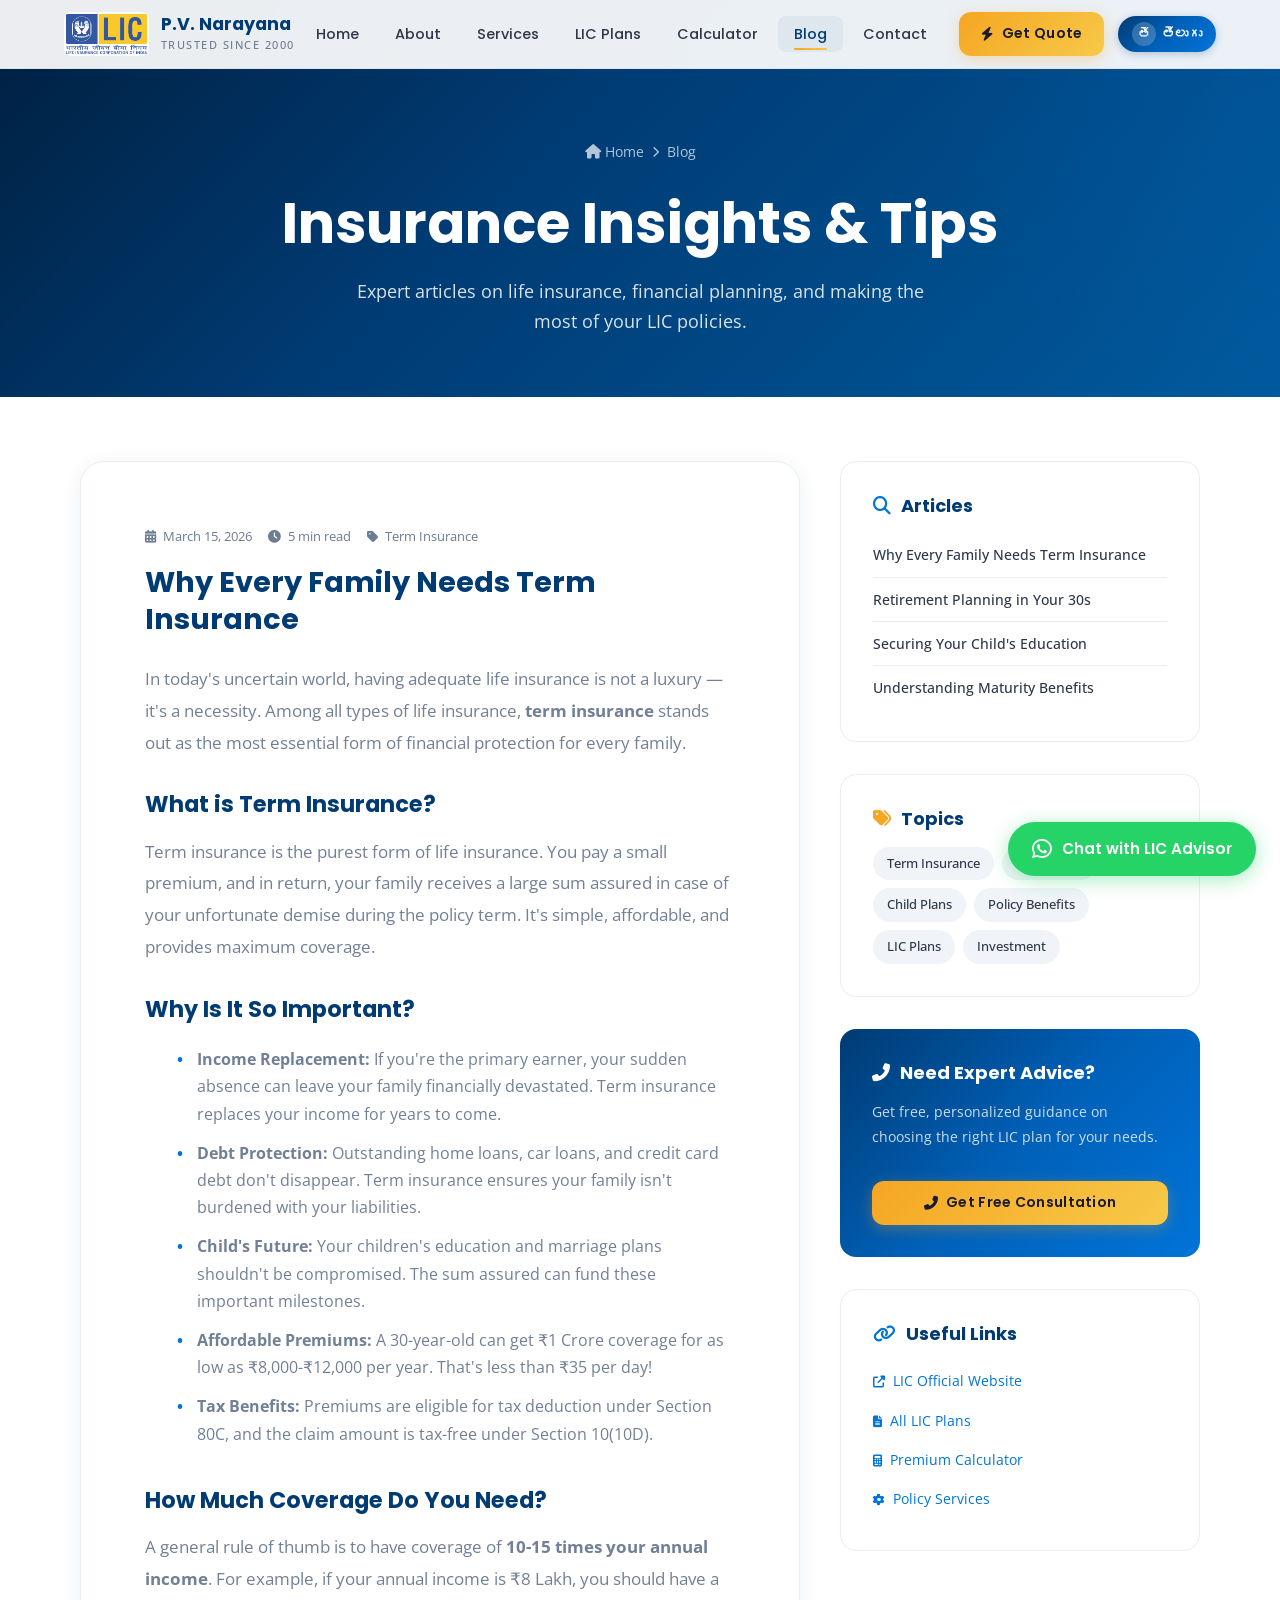
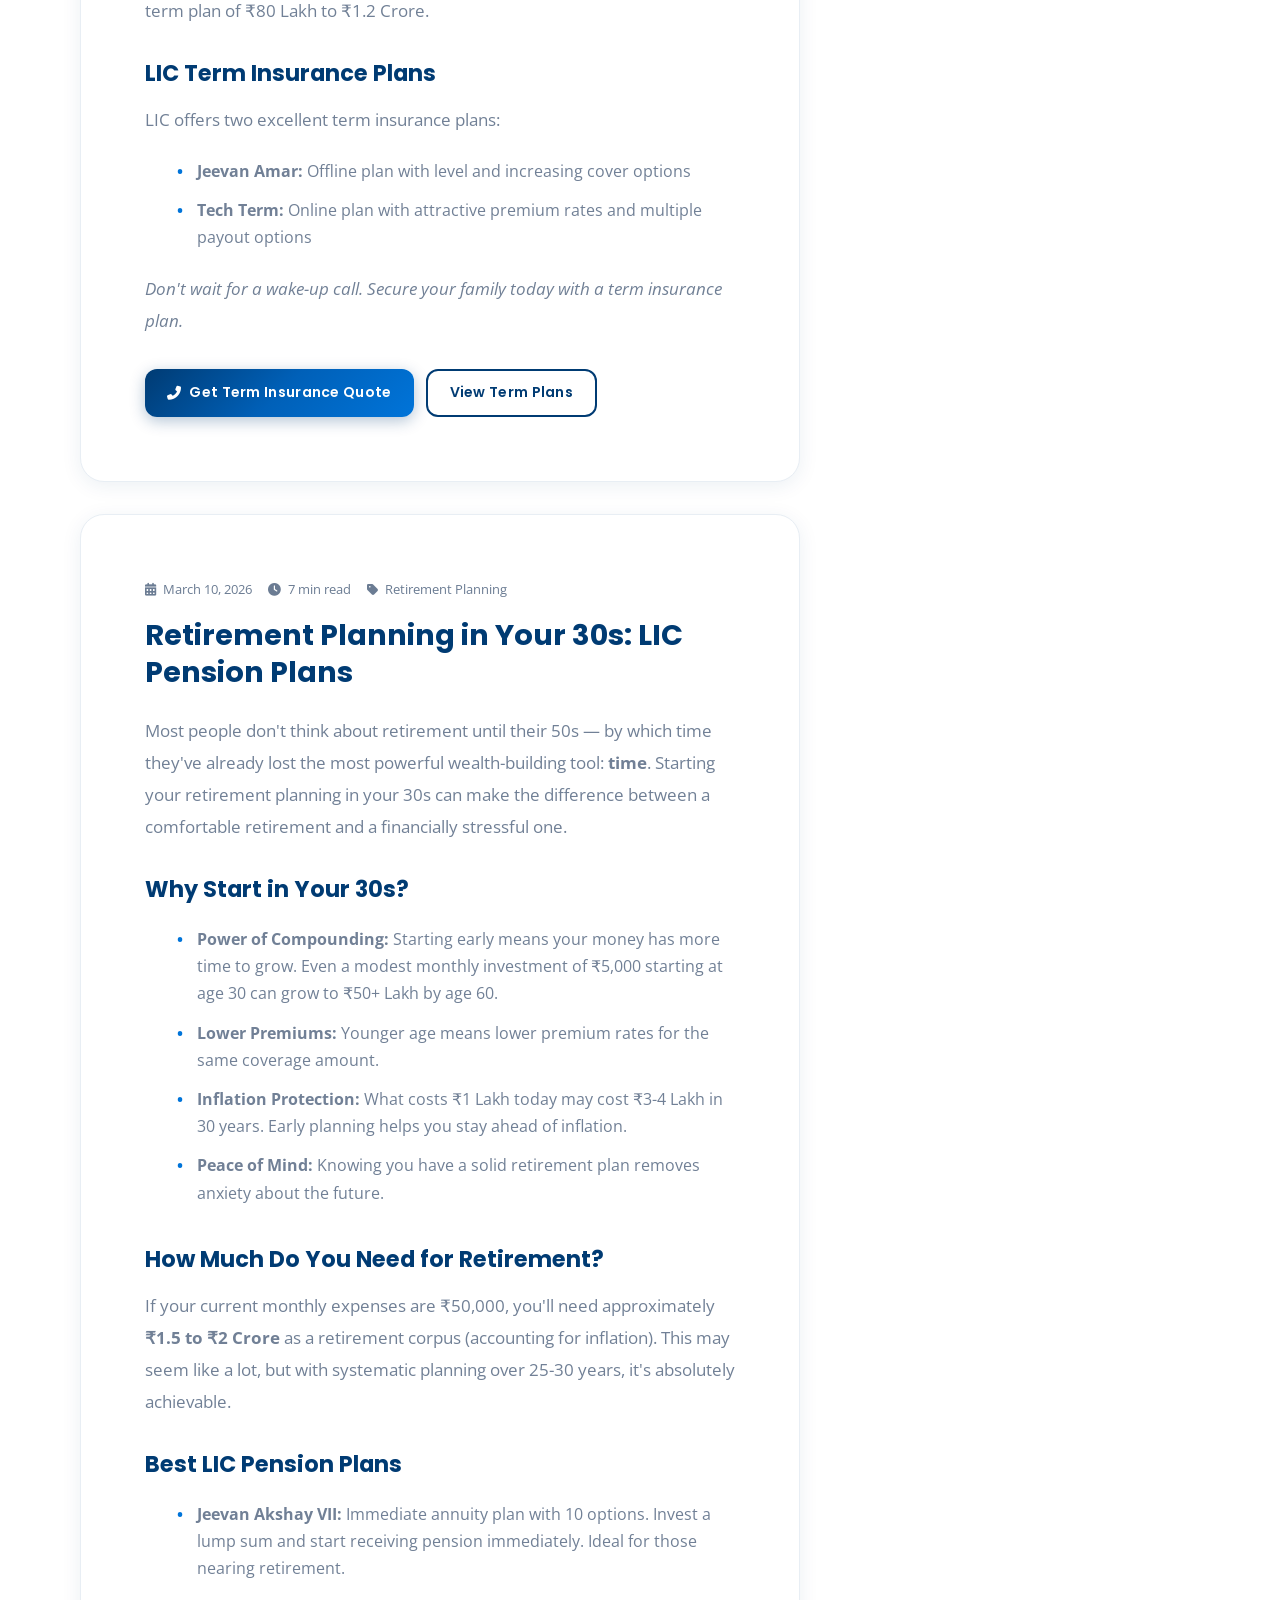
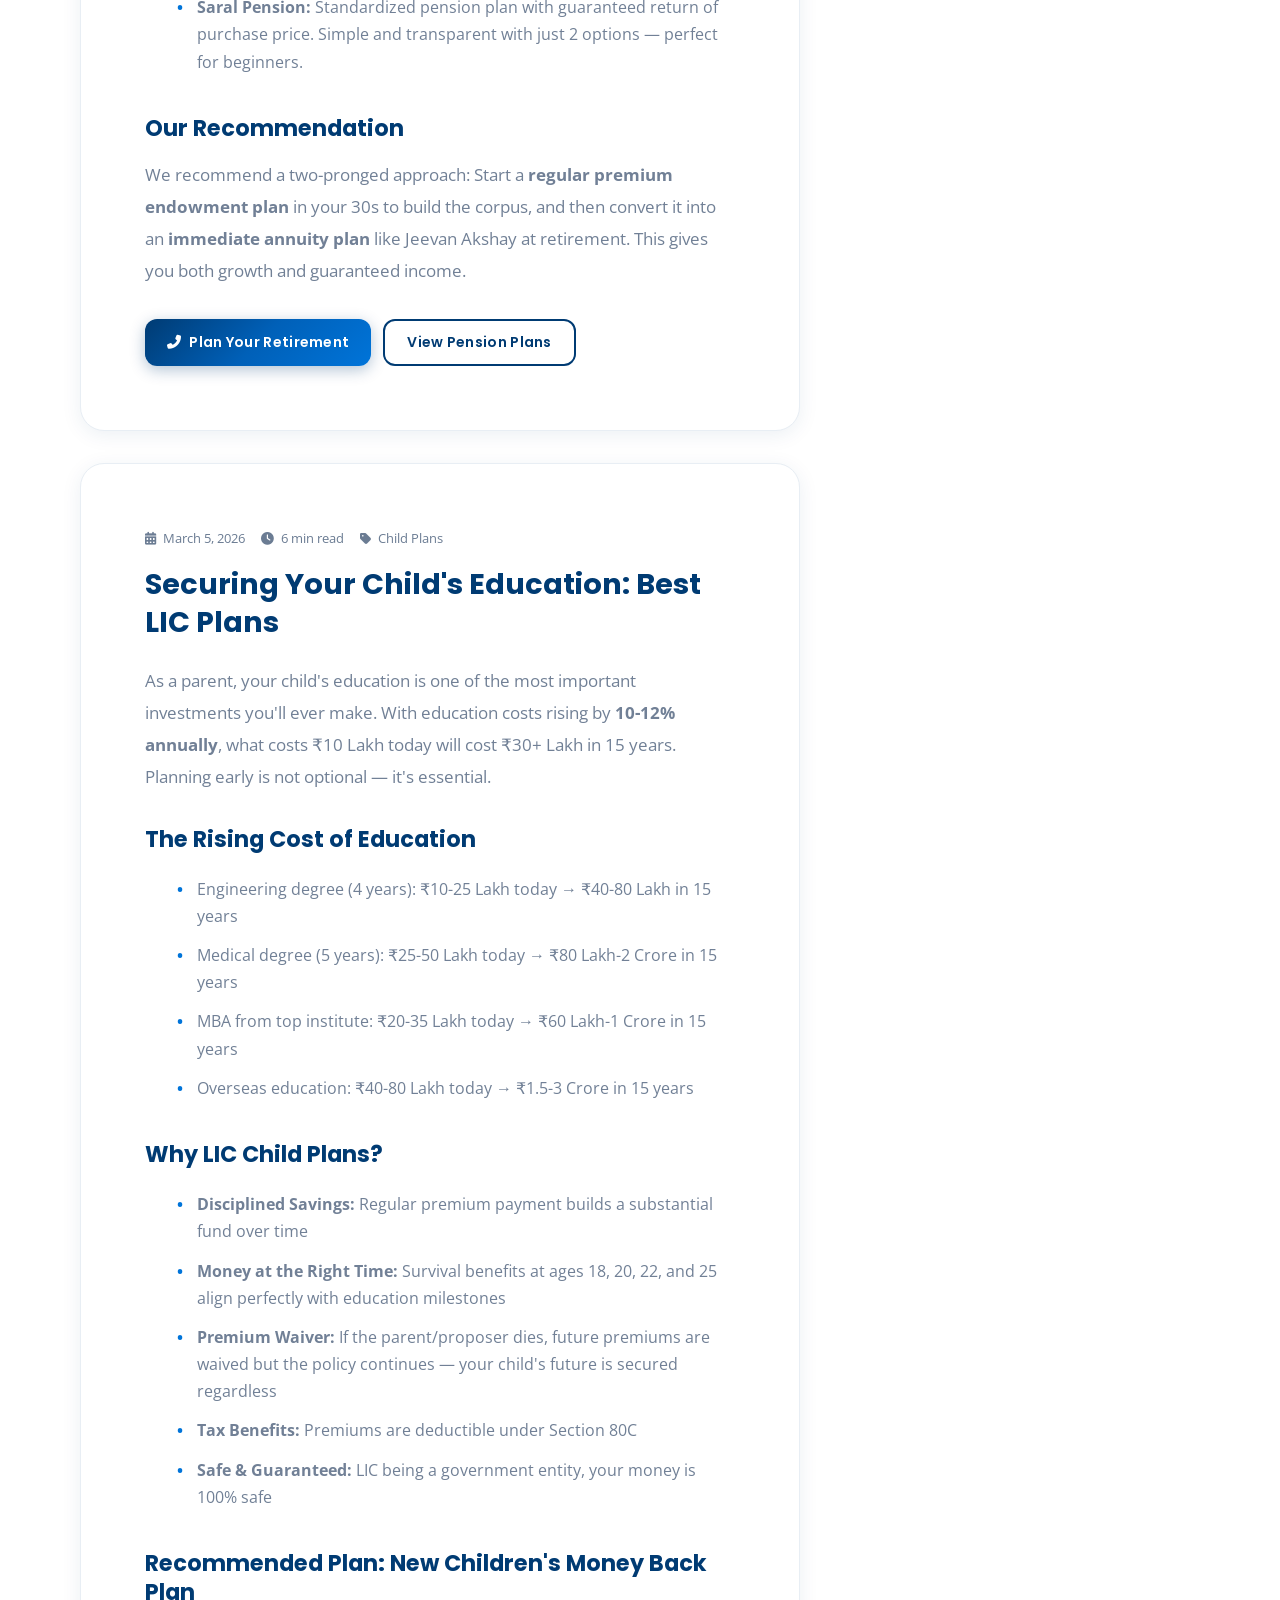
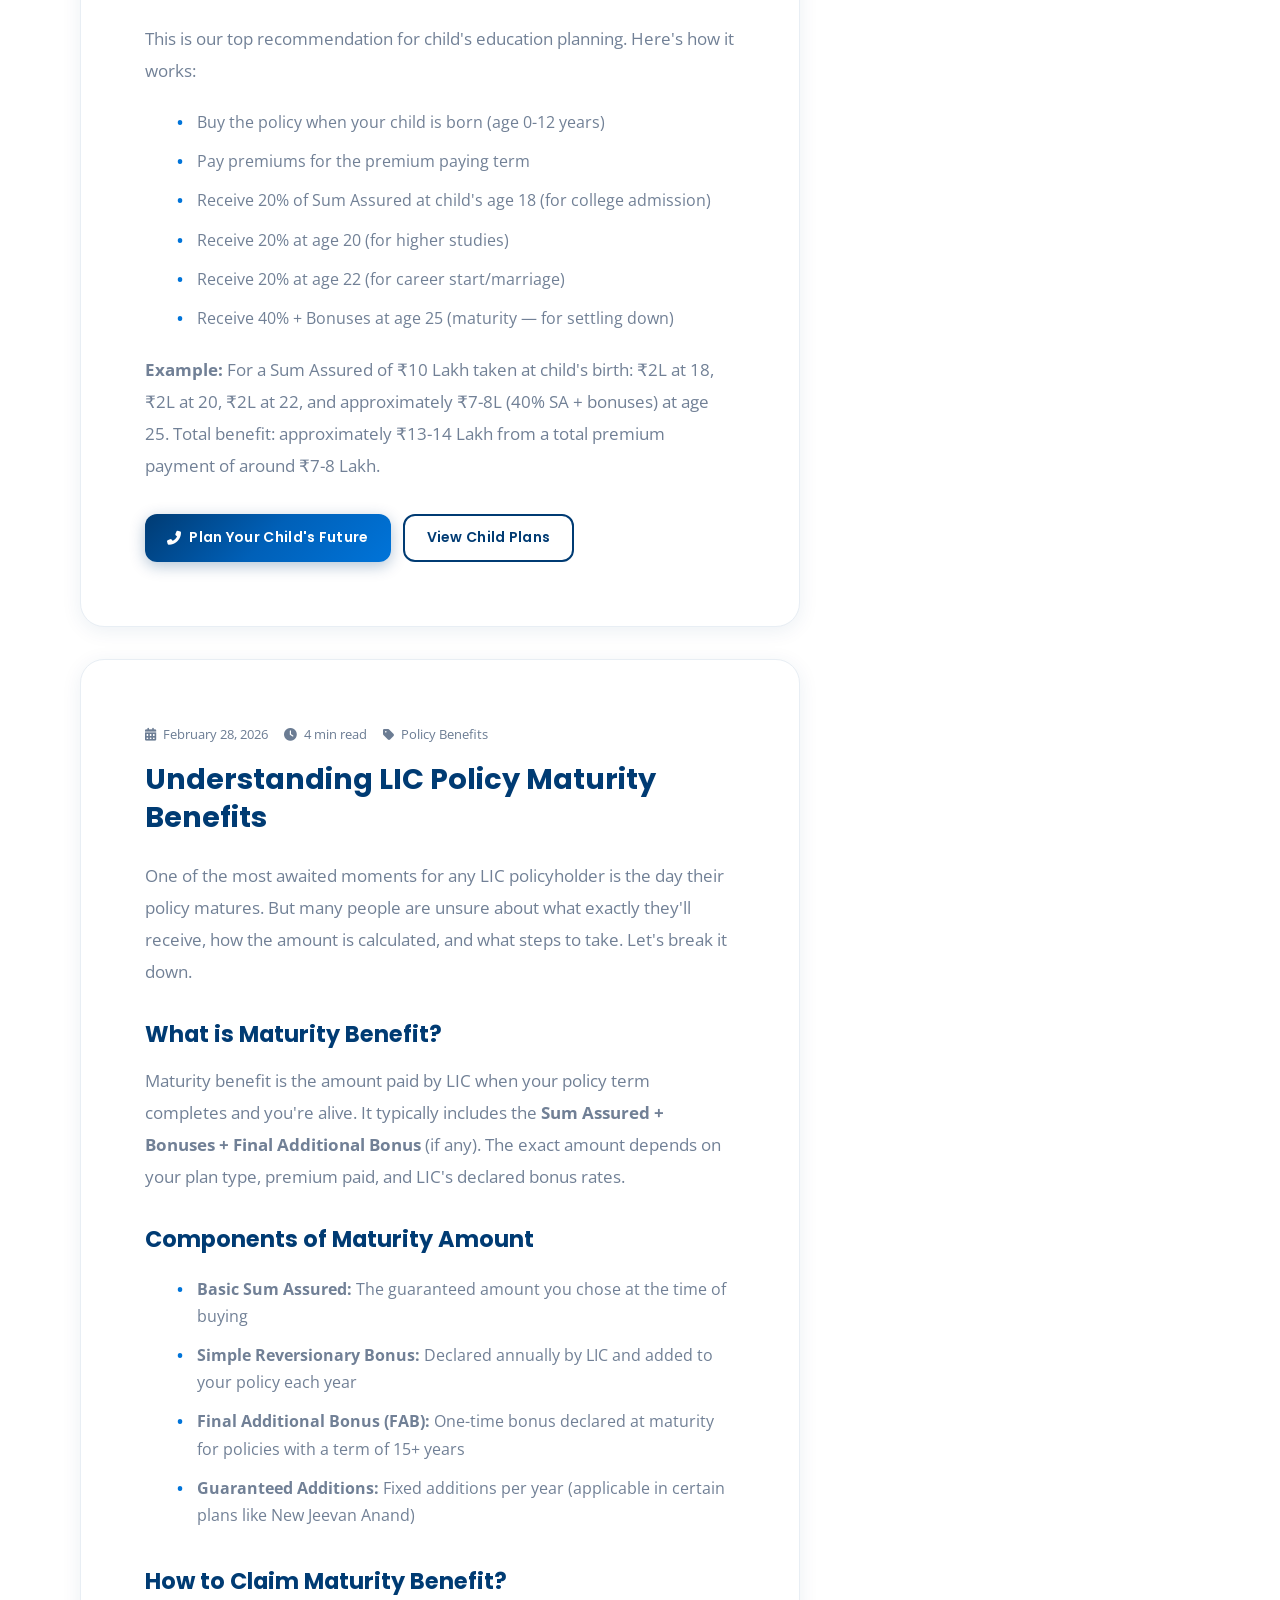
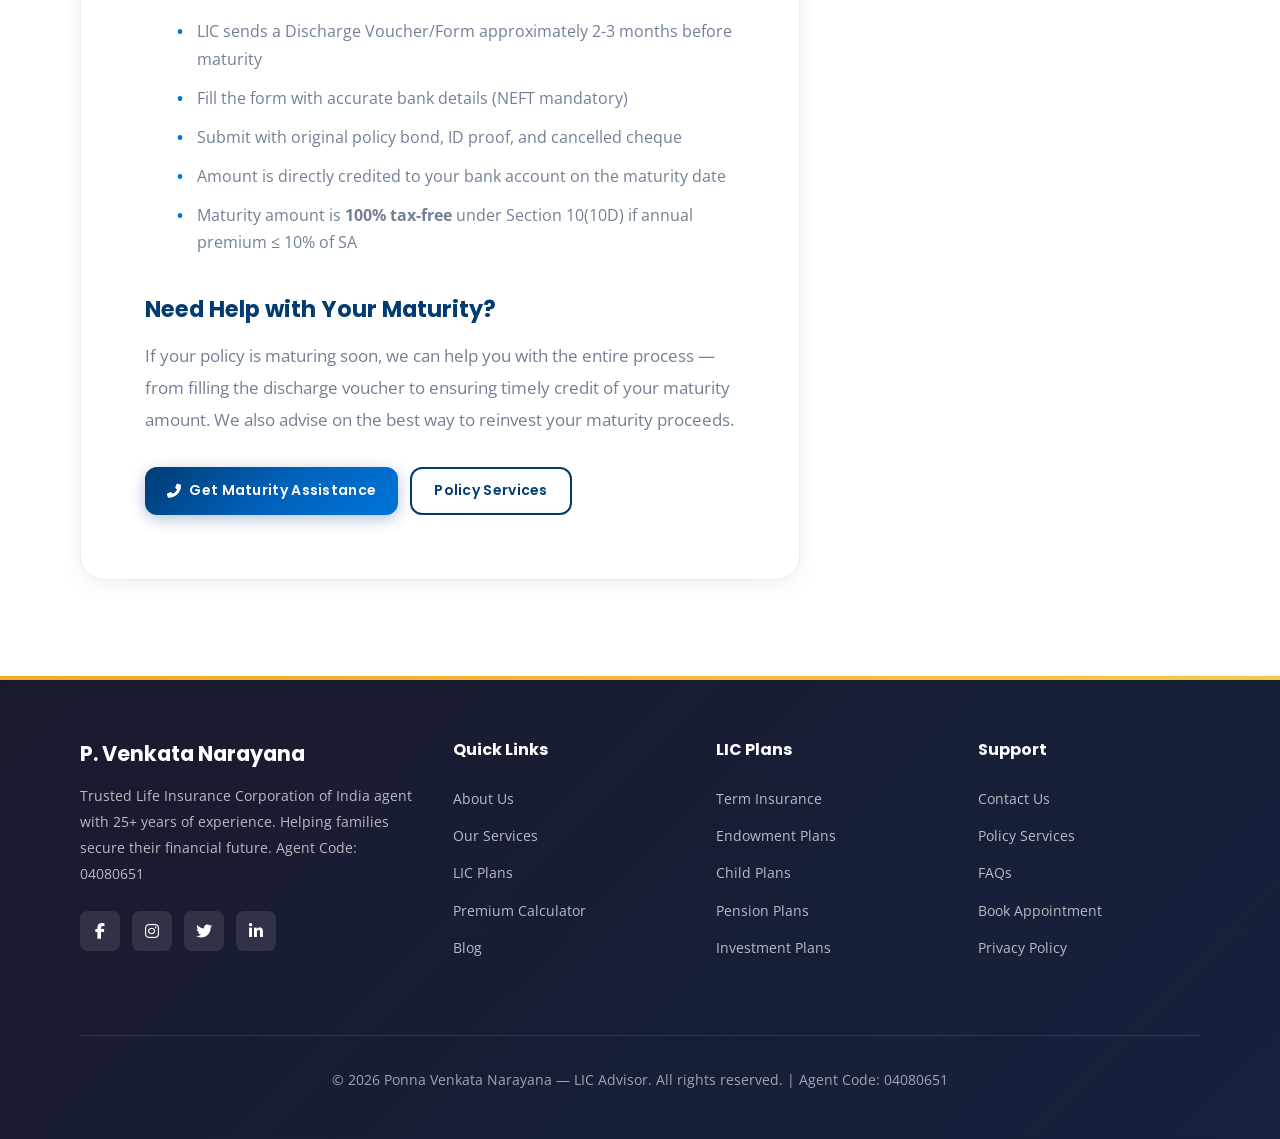
<file: blog.html>
<!DOCTYPE html>
<html lang="en">
<head>
  <meta charset="UTF-8">
  <meta name="viewport" content="width=device-width, initial-scale=1.0">
  <title>Insurance Blog | Tips & Guides on LIC Plans | LIC Advisor</title>
  <meta name="description" content="Expert insights on life insurance, retirement planning, child education plans, and LIC policy benefits. Stay informed with our insurance blog.">
  <meta name="keywords" content="life insurance blog, LIC plans guide, term insurance benefits, retirement planning, child education plan LIC">

  <!-- Fonts -->
  <link rel="preconnect" href="https://fonts.googleapis.com">
  <link rel="preconnect" href="https://fonts.gstatic.com" crossorigin>
  <link href="https://fonts.googleapis.com/css2?family=Open+Sans:wght@400;500;600;700&family=Poppins:wght@500;600;700;800&display=swap" rel="stylesheet">

  <!-- Font Awesome -->
  <link rel="stylesheet" href="https://cdnjs.cloudflare.com/ajax/libs/font-awesome/6.5.1/css/all.min.css">

  <!-- Styles -->
  <link rel="stylesheet" href="css/styles.css?v=1.0.1">
</head>
<body>

<!-- Preloader -->
<div class="preloader" id="preloader">
  <div class="preloader-inner">
    <div class="preloader-spinner"></div>
    <div class="preloader-text">Insurance Blog</div>
  </div>
</div>

<!-- ========== NAVBAR ========== -->
<nav class="navbar" id="navbar">
  <div class="nav-container">
    <a href="index.html" class="nav-logo">
      <img src="lic-logo.png" alt="LIC Logo" class="nav-logo-img">
      <div class="nav-logo-text">
        <span>P.V. Narayana</span>
        <span>Trusted Since 2000</span>
      </div>
    </a>
    <ul class="nav-menu" id="navMenu">
      <li><a href="index.html" class="nav-link">Home</a></li>
      <li><a href="index.html#about" class="nav-link">About</a></li>
      <li><a href="index.html#services" class="nav-link">Services</a></li>
      <li><a href="plans.html" class="nav-link">LIC Plans</a></li>
      <li><a href="index.html#calculator" class="nav-link">Calculator</a></li>
      <li><a href="blog.html" class="nav-link active">Blog</a></li>
      <li><a href="index.html#contact" class="nav-link">Contact</a></li>
      <li class="nav-cta">
        <a href="index.html#contact" class="btn btn-accent btn-sm">
          <i class="fas fa-bolt"></i> Get Quote
        </a>
      </li>
    </ul>
    <button class="lang-toggle" id="langToggle" aria-label="Switch Language" title="Switch to Telugu">
      <span class="lang-flag">తె</span>
      <span class="lang-label">తెలుగు</span>
    </button>

    <button class="hamburger" id="hamburger" aria-label="Toggle navigation menu">
      <span></span><span></span><span></span>
    </button>
  </div>
</nav>

<!-- ========== PAGE HEADER ========== -->
<div class="page-header">
  <div class="container">
    <div class="breadcrumb">
      <a href="index.html"><i class="fas fa-home"></i> Home</a>
      <i class="fas fa-chevron-right" style="font-size:0.7rem;"></i>
      <span>Blog</span>
    </div>
    <h1>Insurance Insights & Tips</h1>
    <p>Expert articles on life insurance, financial planning, and making the most of your LIC policies.</p>
  </div>
</div>

<!-- ========== BLOG CONTENT ========== -->
<section class="section">
  <div class="container">
    <div class="blog-page-grid">

      <!-- Blog Articles -->
      <div class="blog-articles">

        <!-- Article 1 -->
        <article class="blog-article reveal" id="term-insurance">
          <div class="blog-card-meta" style="margin-bottom:var(--space-md);">
            <span><i class="fas fa-calendar-alt"></i> March 15, 2026</span>
            <span><i class="fas fa-clock"></i> 5 min read</span>
            <span><i class="fas fa-tag"></i> Term Insurance</span>
          </div>
          <h1 style="font-size:1.8rem; margin-bottom:var(--space-lg); color:var(--clr-primary);">Why Every Family Needs Term Insurance</h1>

          <div class="article-body">
            <p>In today's uncertain world, having adequate life insurance is not a luxury — it's a necessity. Among all types of life insurance, <strong>term insurance</strong> stands out as the most essential form of financial protection for every family.</p>

            <h2>What is Term Insurance?</h2>
            <p>Term insurance is the purest form of life insurance. You pay a small premium, and in return, your family receives a large sum assured in case of your unfortunate demise during the policy term. It's simple, affordable, and provides maximum coverage.</p>

            <h2>Why Is It So Important?</h2>
            <ul>
              <li><strong>Income Replacement:</strong> If you're the primary earner, your sudden absence can leave your family financially devastated. Term insurance replaces your income for years to come.</li>
              <li><strong>Debt Protection:</strong> Outstanding home loans, car loans, and credit card debt don't disappear. Term insurance ensures your family isn't burdened with your liabilities.</li>
              <li><strong>Child's Future:</strong> Your children's education and marriage plans shouldn't be compromised. The sum assured can fund these important milestones.</li>
              <li><strong>Affordable Premiums:</strong> A 30-year-old can get ₹1 Crore coverage for as low as ₹8,000-₹12,000 per year. That's less than ₹35 per day!</li>
              <li><strong>Tax Benefits:</strong> Premiums are eligible for tax deduction under Section 80C, and the claim amount is tax-free under Section 10(10D).</li>
            </ul>

            <h2>How Much Coverage Do You Need?</h2>
            <p>A general rule of thumb is to have coverage of <strong>10-15 times your annual income</strong>. For example, if your annual income is ₹8 Lakh, you should have a term plan of ₹80 Lakh to ₹1.2 Crore.</p>

            <h2>LIC Term Insurance Plans</h2>
            <p>LIC offers two excellent term insurance plans:</p>
            <ul>
              <li><strong>Jeevan Amar:</strong> Offline plan with level and increasing cover options</li>
              <li><strong>Tech Term:</strong> Online plan with attractive premium rates and multiple payout options</li>
            </ul>

            <p><em>Don't wait for a wake-up call. Secure your family today with a term insurance plan.</em></p>
          </div>

          <div style="margin-top:var(--space-xl); display:flex; gap:12px; flex-wrap:wrap;">
            <a href="index.html#contact" class="btn btn-primary btn-sm"><i class="fas fa-phone-alt"></i> Get Term Insurance Quote</a>
            <a href="plans.html#term" class="btn btn-outline btn-sm">View Term Plans</a>
          </div>
        </article>

        <!-- Article 2 -->
        <article class="blog-article reveal" id="retirement-planning">
          <div class="blog-card-meta" style="margin-bottom:var(--space-md);">
            <span><i class="fas fa-calendar-alt"></i> March 10, 2026</span>
            <span><i class="fas fa-clock"></i> 7 min read</span>
            <span><i class="fas fa-tag"></i> Retirement Planning</span>
          </div>
          <h1 style="font-size:1.8rem; margin-bottom:var(--space-lg); color:var(--clr-primary);">Retirement Planning in Your 30s: LIC Pension Plans</h1>

          <div class="article-body">
            <p>Most people don't think about retirement until their 50s — by which time they've already lost the most powerful wealth-building tool: <strong>time</strong>. Starting your retirement planning in your 30s can make the difference between a comfortable retirement and a financially stressful one.</p>

            <h2>Why Start in Your 30s?</h2>
            <ul>
              <li><strong>Power of Compounding:</strong> Starting early means your money has more time to grow. Even a modest monthly investment of ₹5,000 starting at age 30 can grow to ₹50+ Lakh by age 60.</li>
              <li><strong>Lower Premiums:</strong> Younger age means lower premium rates for the same coverage amount.</li>
              <li><strong>Inflation Protection:</strong> What costs ₹1 Lakh today may cost ₹3-4 Lakh in 30 years. Early planning helps you stay ahead of inflation.</li>
              <li><strong>Peace of Mind:</strong> Knowing you have a solid retirement plan removes anxiety about the future.</li>
            </ul>

            <h2>How Much Do You Need for Retirement?</h2>
            <p>If your current monthly expenses are ₹50,000, you'll need approximately <strong>₹1.5 to ₹2 Crore</strong> as a retirement corpus (accounting for inflation). This may seem like a lot, but with systematic planning over 25-30 years, it's absolutely achievable.</p>

            <h2>Best LIC Pension Plans</h2>
            <ul>
              <li><strong>Jeevan Akshay VII:</strong> Immediate annuity plan with 10 options. Invest a lump sum and start receiving pension immediately. Ideal for those nearing retirement.</li>
              <li><strong>Saral Pension:</strong> Standardized pension plan with guaranteed return of purchase price. Simple and transparent with just 2 options — perfect for beginners.</li>
            </ul>

            <h2>Our Recommendation</h2>
            <p>We recommend a two-pronged approach: Start a <strong>regular premium endowment plan</strong> in your 30s to build the corpus, and then convert it into an <strong>immediate annuity plan</strong> like Jeevan Akshay at retirement. This gives you both growth and guaranteed income.</p>
          </div>

          <div style="margin-top:var(--space-xl); display:flex; gap:12px; flex-wrap:wrap;">
            <a href="index.html#contact" class="btn btn-primary btn-sm"><i class="fas fa-phone-alt"></i> Plan Your Retirement</a>
            <a href="plans.html#pension" class="btn btn-outline btn-sm">View Pension Plans</a>
          </div>
        </article>

        <!-- Article 3 -->
        <article class="blog-article reveal" id="child-education">
          <div class="blog-card-meta" style="margin-bottom:var(--space-md);">
            <span><i class="fas fa-calendar-alt"></i> March 5, 2026</span>
            <span><i class="fas fa-clock"></i> 6 min read</span>
            <span><i class="fas fa-tag"></i> Child Plans</span>
          </div>
          <h1 style="font-size:1.8rem; margin-bottom:var(--space-lg); color:var(--clr-primary);">Securing Your Child's Education: Best LIC Plans</h1>

          <div class="article-body">
            <p>As a parent, your child's education is one of the most important investments you'll ever make. With education costs rising by <strong>10-12% annually</strong>, what costs ₹10 Lakh today will cost ₹30+ Lakh in 15 years. Planning early is not optional — it's essential.</p>

            <h2>The Rising Cost of Education</h2>
            <ul>
              <li>Engineering degree (4 years): ₹10-25 Lakh today → ₹40-80 Lakh in 15 years</li>
              <li>Medical degree (5 years): ₹25-50 Lakh today → ₹80 Lakh-2 Crore in 15 years</li>
              <li>MBA from top institute: ₹20-35 Lakh today → ₹60 Lakh-1 Crore in 15 years</li>
              <li>Overseas education: ₹40-80 Lakh today → ₹1.5-3 Crore in 15 years</li>
            </ul>

            <h2>Why LIC Child Plans?</h2>
            <ul>
              <li><strong>Disciplined Savings:</strong> Regular premium payment builds a substantial fund over time</li>
              <li><strong>Money at the Right Time:</strong> Survival benefits at ages 18, 20, 22, and 25 align perfectly with education milestones</li>
              <li><strong>Premium Waiver:</strong> If the parent/proposer dies, future premiums are waived but the policy continues — your child's future is secured regardless</li>
              <li><strong>Tax Benefits:</strong> Premiums are deductible under Section 80C</li>
              <li><strong>Safe & Guaranteed:</strong> LIC being a government entity, your money is 100% safe</li>
            </ul>

            <h2>Recommended Plan: New Children's Money Back Plan</h2>
            <p>This is our top recommendation for child's education planning. Here's how it works:</p>
            <ul>
              <li>Buy the policy when your child is born (age 0-12 years)</li>
              <li>Pay premiums for the premium paying term</li>
              <li>Receive 20% of Sum Assured at child's age 18 (for college admission)</li>
              <li>Receive 20% at age 20 (for higher studies)</li>
              <li>Receive 20% at age 22 (for career start/marriage)</li>
              <li>Receive 40% + Bonuses at age 25 (maturity — for settling down)</li>
            </ul>

            <p><strong>Example:</strong> For a Sum Assured of ₹10 Lakh taken at child's birth: ₹2L at 18, ₹2L at 20, ₹2L at 22, and approximately ₹7-8L (40% SA + bonuses) at age 25. Total benefit: approximately ₹13-14 Lakh from a total premium payment of around ₹7-8 Lakh.</p>
          </div>

          <div style="margin-top:var(--space-xl); display:flex; gap:12px; flex-wrap:wrap;">
            <a href="index.html#contact" class="btn btn-primary btn-sm"><i class="fas fa-phone-alt"></i> Plan Your Child's Future</a>
            <a href="plans.html#child" class="btn btn-outline btn-sm">View Child Plans</a>
          </div>
        </article>

        <!-- Article 4 -->
        <article class="blog-article reveal" id="maturity-benefits">
          <div class="blog-card-meta" style="margin-bottom:var(--space-md);">
            <span><i class="fas fa-calendar-alt"></i> February 28, 2026</span>
            <span><i class="fas fa-clock"></i> 4 min read</span>
            <span><i class="fas fa-tag"></i> Policy Benefits</span>
          </div>
          <h1 style="font-size:1.8rem; margin-bottom:var(--space-lg); color:var(--clr-primary);">Understanding LIC Policy Maturity Benefits</h1>

          <div class="article-body">
            <p>One of the most awaited moments for any LIC policyholder is the day their policy matures. But many people are unsure about what exactly they'll receive, how the amount is calculated, and what steps to take. Let's break it down.</p>

            <h2>What is Maturity Benefit?</h2>
            <p>Maturity benefit is the amount paid by LIC when your policy term completes and you're alive. It typically includes the <strong>Sum Assured + Bonuses + Final Additional Bonus</strong> (if any). The exact amount depends on your plan type, premium paid, and LIC's declared bonus rates.</p>

            <h2>Components of Maturity Amount</h2>
            <ul>
              <li><strong>Basic Sum Assured:</strong> The guaranteed amount you chose at the time of buying</li>
              <li><strong>Simple Reversionary Bonus:</strong> Declared annually by LIC and added to your policy each year</li>
              <li><strong>Final Additional Bonus (FAB):</strong> One-time bonus declared at maturity for policies with a term of 15+ years</li>
              <li><strong>Guaranteed Additions:</strong> Fixed additions per year (applicable in certain plans like New Jeevan Anand)</li>
            </ul>

            <h2>How to Claim Maturity Benefit?</h2>
            <ul>
              <li>LIC sends a Discharge Voucher/Form approximately 2-3 months before maturity</li>
              <li>Fill the form with accurate bank details (NEFT mandatory)</li>
              <li>Submit with original policy bond, ID proof, and cancelled cheque</li>
              <li>Amount is directly credited to your bank account on the maturity date</li>
              <li>Maturity amount is <strong>100% tax-free</strong> under Section 10(10D) if annual premium ≤ 10% of SA</li>
            </ul>

            <h2>Need Help with Your Maturity?</h2>
            <p>If your policy is maturing soon, we can help you with the entire process — from filling the discharge voucher to ensuring timely credit of your maturity amount. We also advise on the best way to reinvest your maturity proceeds.</p>
          </div>

          <div style="margin-top:var(--space-xl); display:flex; gap:12px; flex-wrap:wrap;">
            <a href="index.html#contact" class="btn btn-primary btn-sm"><i class="fas fa-phone-alt"></i> Get Maturity Assistance</a>
            <a href="services.html" class="btn btn-outline btn-sm">Policy Services</a>
          </div>
        </article>

      </div>

      <!-- Sidebar -->
      <aside class="blog-sidebar">
        <div class="sidebar-card">
          <h4><i class="fas fa-search" style="color:var(--clr-secondary); margin-right:6px;"></i> Articles</h4>
          <ul style="margin-top:var(--space-md);">
            <li style="padding:8px 0; border-bottom:1px solid var(--clr-light-2);">
              <a href="#term-insurance" style="color:var(--clr-text); font-size:0.9rem; font-weight:500;">Why Every Family Needs Term Insurance</a>
            </li>
            <li style="padding:8px 0; border-bottom:1px solid var(--clr-light-2);">
              <a href="#retirement-planning" style="color:var(--clr-text); font-size:0.9rem; font-weight:500;">Retirement Planning in Your 30s</a>
            </li>
            <li style="padding:8px 0; border-bottom:1px solid var(--clr-light-2);">
              <a href="#child-education" style="color:var(--clr-text); font-size:0.9rem; font-weight:500;">Securing Your Child's Education</a>
            </li>
            <li style="padding:8px 0;">
              <a href="#maturity-benefits" style="color:var(--clr-text); font-size:0.9rem; font-weight:500;">Understanding Maturity Benefits</a>
            </li>
          </ul>
        </div>

        <div class="sidebar-card">
          <h4><i class="fas fa-tags" style="color:var(--clr-accent); margin-right:6px;"></i> Topics</h4>
          <div style="display:flex; flex-wrap:wrap; gap:8px; margin-top:var(--space-md);">
            <span style="padding:6px 14px; background:var(--clr-light); border-radius:50px; font-size:0.8rem; font-weight:500; color:var(--clr-text);">Term Insurance</span>
            <span style="padding:6px 14px; background:var(--clr-light); border-radius:50px; font-size:0.8rem; font-weight:500; color:var(--clr-text);">Retirement</span>
            <span style="padding:6px 14px; background:var(--clr-light); border-radius:50px; font-size:0.8rem; font-weight:500; color:var(--clr-text);">Child Plans</span>
            <span style="padding:6px 14px; background:var(--clr-light); border-radius:50px; font-size:0.8rem; font-weight:500; color:var(--clr-text);">Policy Benefits</span>
            <span style="padding:6px 14px; background:var(--clr-light); border-radius:50px; font-size:0.8rem; font-weight:500; color:var(--clr-text);">LIC Plans</span>
            <span style="padding:6px 14px; background:var(--clr-light); border-radius:50px; font-size:0.8rem; font-weight:500; color:var(--clr-text);">Investment</span>
          </div>
        </div>

        <div class="sidebar-card" style="background:var(--grad-primary); border:none;">
          <h4 style="color:var(--clr-white);"><i class="fas fa-phone-alt" style="margin-right:6px;"></i> Need Expert Advice?</h4>
          <p style="color:rgba(255,255,255,0.8); font-size:0.9rem; margin-top:var(--space-sm);">Get free, personalized guidance on choosing the right LIC plan for your needs.</p>
          <a href="index.html#contact" class="btn btn-accent btn-sm" style="width:100%; margin-top:var(--space-md);">
            <i class="fas fa-phone-alt"></i> Get Free Consultation
          </a>
        </div>

        <div class="sidebar-card">
          <h4><i class="fas fa-link" style="color:var(--clr-secondary); margin-right:6px;"></i> Useful Links</h4>
          <ul style="margin-top:var(--space-md);">
            <li style="padding:6px 0;">
              <a href="https://licindia.in" target="_blank" rel="noopener" style="color:var(--clr-secondary); font-size:0.9rem;"><i class="fas fa-external-link-alt" style="font-size:0.75rem; margin-right:4px;"></i> LIC Official Website</a>
            </li>
            <li style="padding:6px 0;">
              <a href="plans.html" style="color:var(--clr-secondary); font-size:0.9rem;"><i class="fas fa-file-alt" style="font-size:0.75rem; margin-right:4px;"></i> All LIC Plans</a>
            </li>
            <li style="padding:6px 0;">
              <a href="index.html#calculator" style="color:var(--clr-secondary); font-size:0.9rem;"><i class="fas fa-calculator" style="font-size:0.75rem; margin-right:4px;"></i> Premium Calculator</a>
            </li>
            <li style="padding:6px 0;">
              <a href="services.html" style="color:var(--clr-secondary); font-size:0.9rem;"><i class="fas fa-cog" style="font-size:0.75rem; margin-right:4px;"></i> Policy Services</a>
            </li>
          </ul>
        </div>
      </aside>

    </div>
  </div>
</section>

<!-- ========== FOOTER ========== -->
<footer class="footer">
  <div class="container">
    <div class="footer-grid">
      <div class="footer-about">
        <h3>P. Venkata Narayana</h3>
        <p>Trusted Life Insurance Corporation of India agent with 25+ years of experience. Helping families secure their financial future. Agent Code: 04080651</p>
        <div class="footer-social">
          <a href="#" aria-label="Facebook"><i class="fab fa-facebook-f"></i></a>
          <a href="https://www.instagram.com/venkatanarayanaponna?utm_source=ig_web_button_share_sheet&igsh=ZDNlZDc0MzIxNw==" target="_blank" rel="noopener" aria-label="Instagram"><i class="fab fa-instagram"></i></a>
          <a href="#" aria-label="Twitter"><i class="fab fa-twitter"></i></a>
          <a href="#" aria-label="LinkedIn"><i class="fab fa-linkedin-in"></i></a>
        </div>
      </div>
      <div class="footer-links">
        <h4>Quick Links</h4>
        <ul>
          <li><a href="index.html#about">About Us</a></li>
          <li><a href="index.html#services">Our Services</a></li>
          <li><a href="plans.html">LIC Plans</a></li>
          <li><a href="index.html#calculator">Premium Calculator</a></li>
          <li><a href="blog.html">Blog</a></li>
        </ul>
      </div>
      <div class="footer-links">
        <h4>LIC Plans</h4>
        <ul>
          <li><a href="plans.html#term">Term Insurance</a></li>
          <li><a href="plans.html#endowment">Endowment Plans</a></li>
          <li><a href="plans.html#child">Child Plans</a></li>
          <li><a href="plans.html#pension">Pension Plans</a></li>
          <li><a href="plans.html#investment">Investment Plans</a></li>
        </ul>
      </div>
      <div class="footer-links">
        <h4>Support</h4>
        <ul>
          <li><a href="index.html#contact">Contact Us</a></li>
          <li><a href="services.html">Policy Services</a></li>
          <li><a href="index.html#faq">FAQs</a></li>
          <li><a href="index.html#appointment">Book Appointment</a></li>
          <li><a href="#">Privacy Policy</a></li>
        </ul>
      </div>
    </div>
    <div class="footer-bottom">
      <p>&copy; 2026 Ponna Venkata Narayana — LIC Advisor. All rights reserved. | Agent Code: 04080651</p>
    </div>
  </div>
</footer>

<!-- WhatsApp Float -->
<a href="https://wa.me/919441412924?text=Hi%2C%20I%20am%20interested%20in%20LIC%20insurance%20plans." class="whatsapp-float" target="_blank" rel="noopener" aria-label="Chat on WhatsApp">
  <i class="fab fa-whatsapp"></i>
  <span>Chat with LIC Advisor</span>
</a>

<!-- Scroll to top -->
<button class="scroll-top" aria-label="Scroll to top"><i class="fas fa-chevron-up"></i></button>

<script src="js/script.js?v=1.0.1"></script>
<script src="js/translations.js?v=1.0.1"></script>
</body>
</html>
</file>
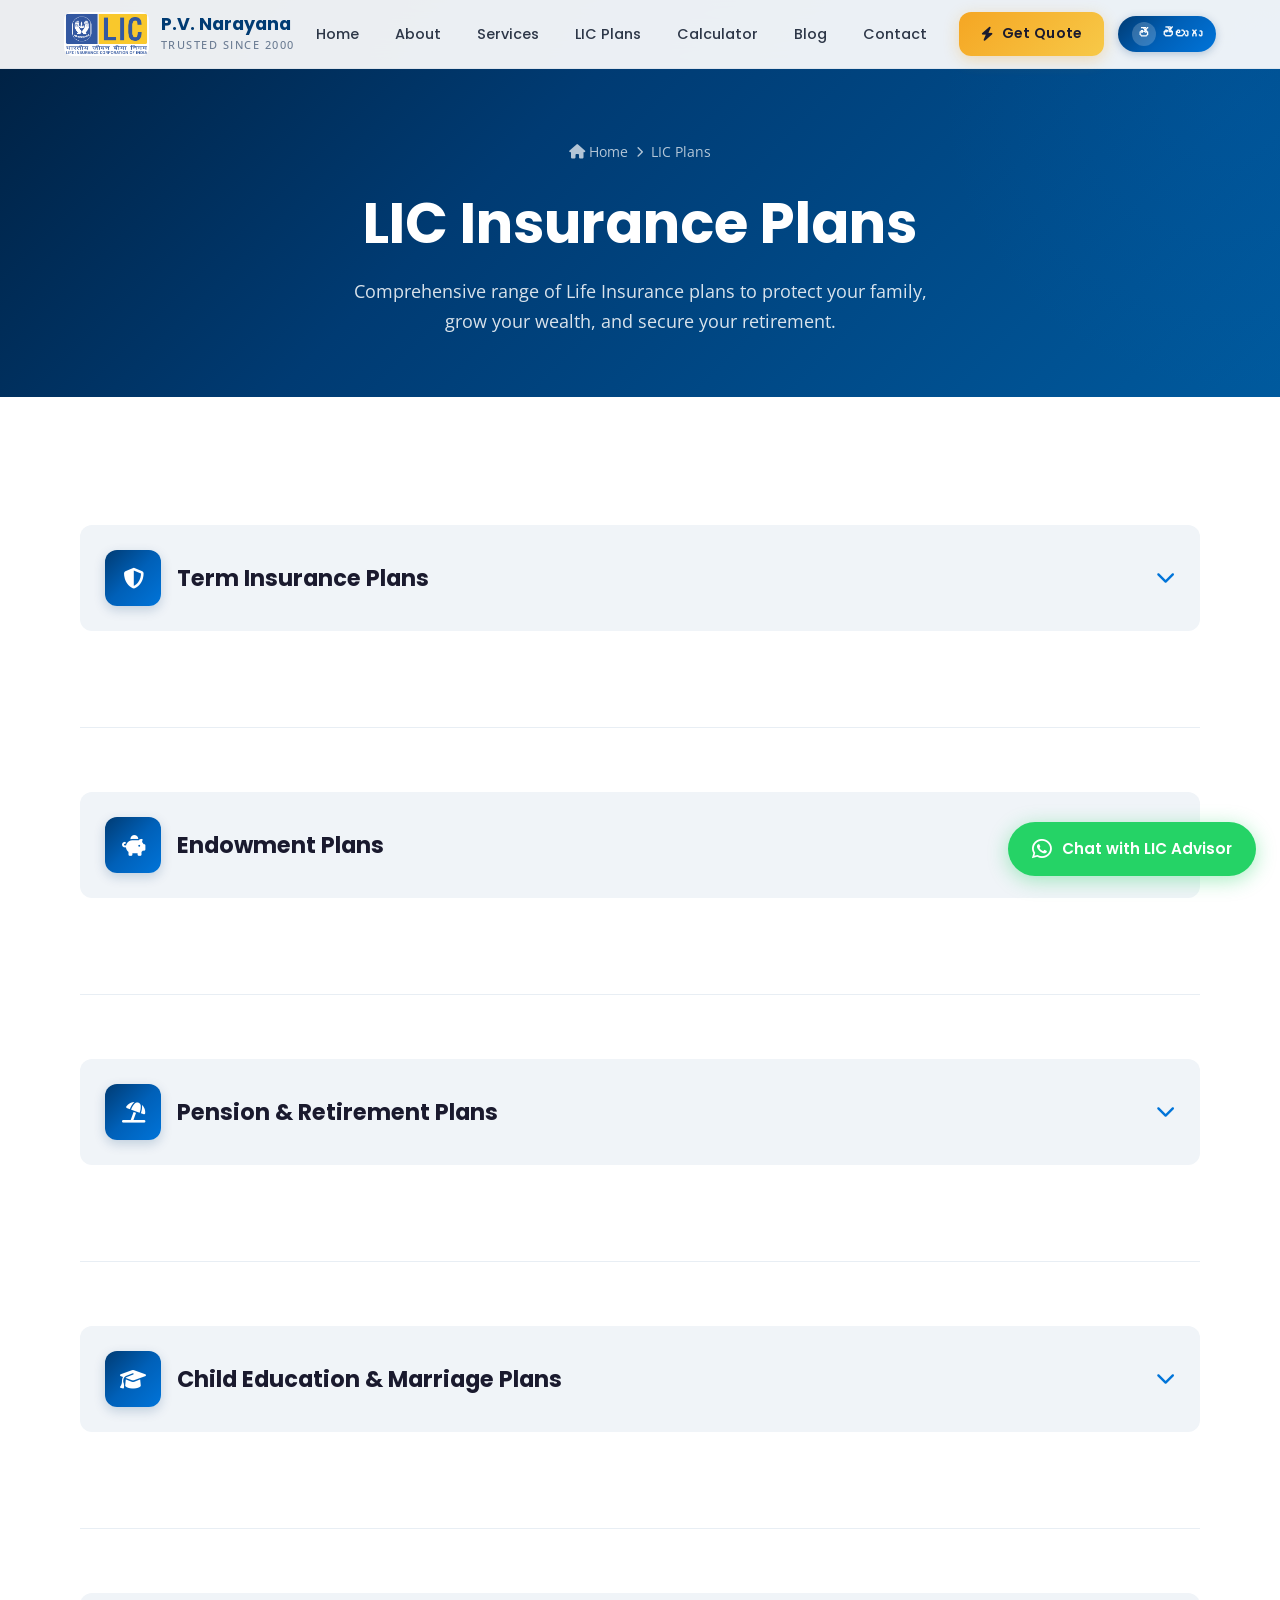
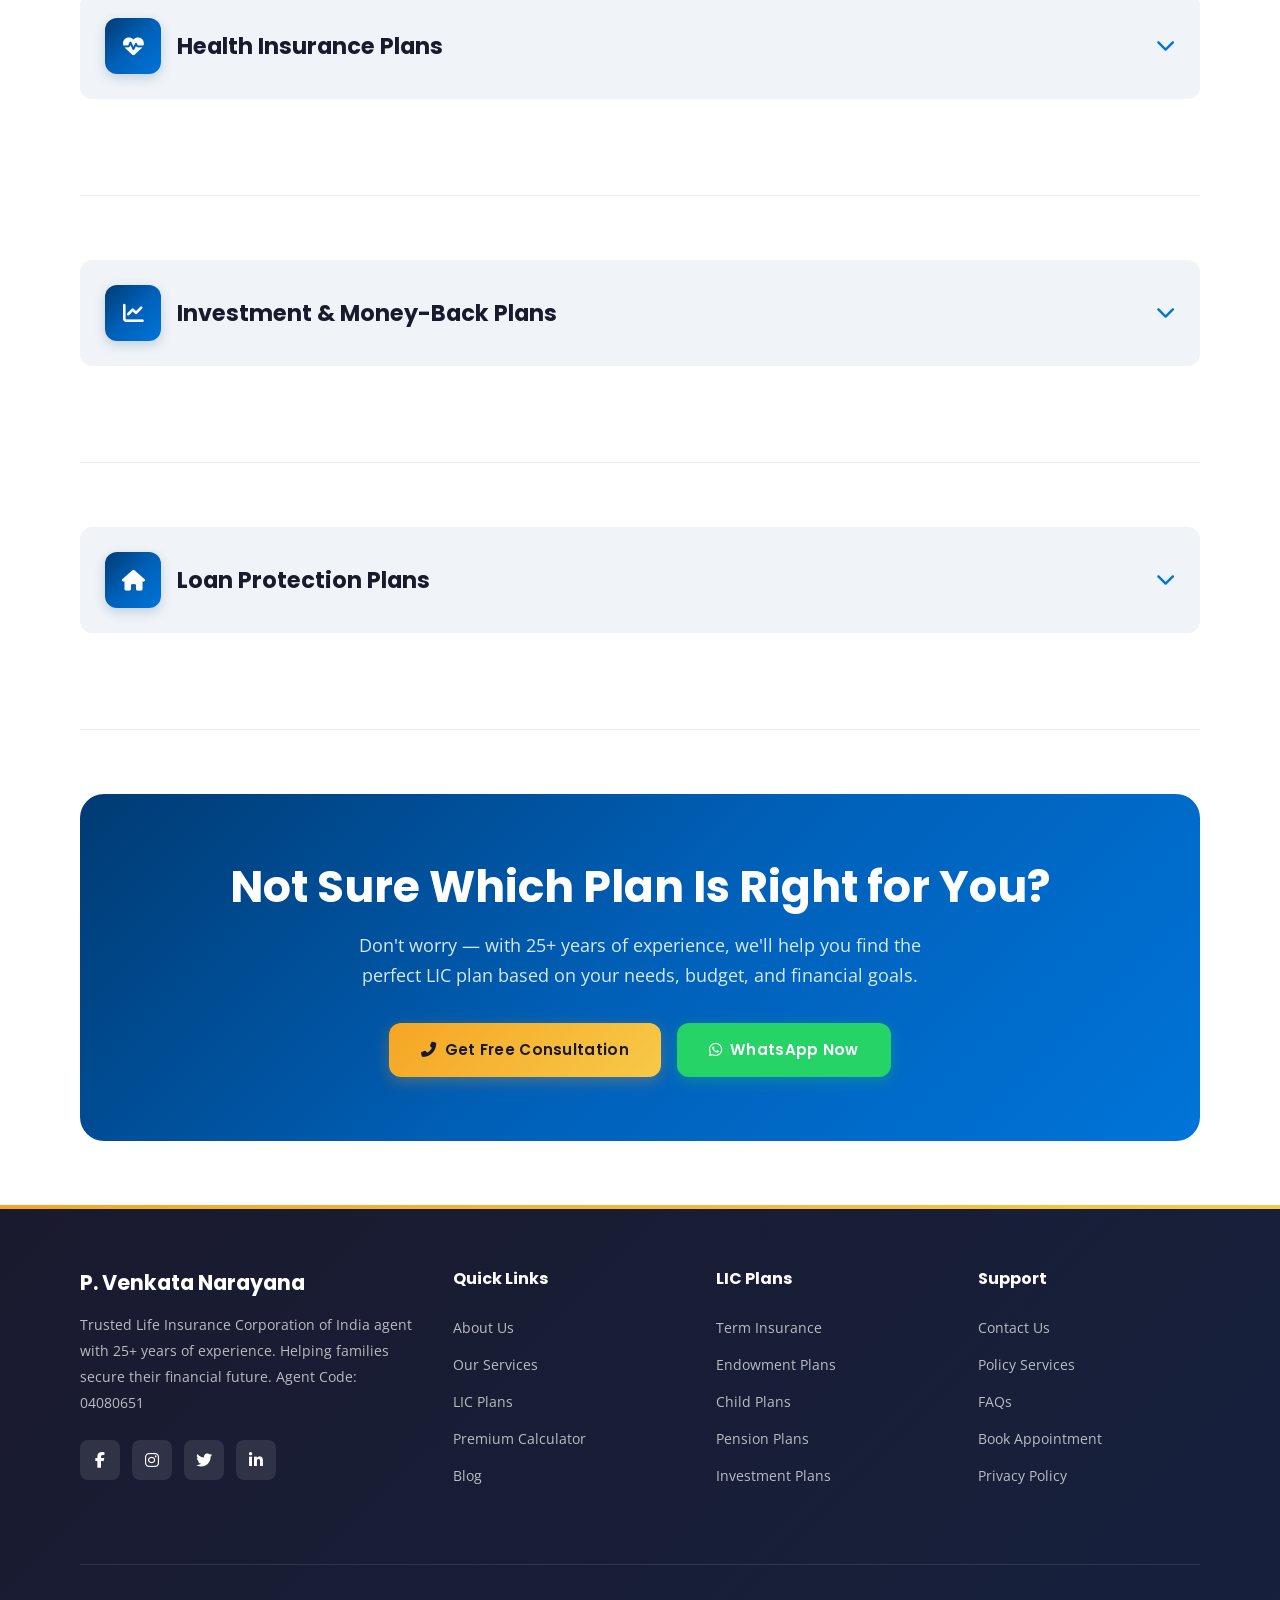
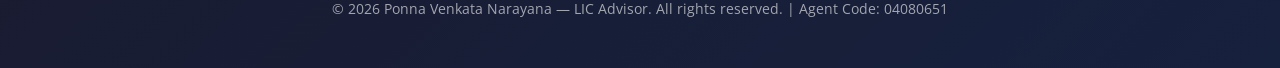
<file: plans.html>
<!DOCTYPE html>
<html lang="en">
<head>
  <meta charset="UTF-8">
  <meta name="viewport" content="width=device-width, initial-scale=1.0">
  <title>LIC Insurance Plans | Term, Child, Pension, Investment Plans | LIC Advisor</title>
  <meta name="description" content="Explore detailed LIC insurance plans — Term Insurance, Child Education Plans, Pension Plans, Endowment Plans, and Investment Plans. Get expert guidance from a 25+ year experienced LIC advisor.">
  <meta name="keywords" content="LIC plans, Jeevan Amar, Tech Term, New Jeevan Anand, Jeevan Akshay, Saral Pension, child plan LIC, term insurance LIC">

  <!-- Fonts -->
  <link rel="preconnect" href="https://fonts.googleapis.com">
  <link rel="preconnect" href="https://fonts.gstatic.com" crossorigin>
  <link href="https://fonts.googleapis.com/css2?family=Open+Sans:wght@400;500;600;700&family=Poppins:wght@500;600;700;800&display=swap" rel="stylesheet">

  <!-- Font Awesome -->
  <link rel="stylesheet" href="https://cdnjs.cloudflare.com/ajax/libs/font-awesome/6.5.1/css/all.min.css">

  <!-- Styles -->
  <link rel="stylesheet" href="css/styles.css?v=1.0.1">
</head>
<body>

<!-- Preloader -->
<div class="preloader" id="preloader">
  <div class="preloader-inner">
    <div class="preloader-spinner"></div>
    <div class="preloader-text">LIC Plans</div>
  </div>
</div>

<!-- ========== NAVBAR ========== -->
<nav class="navbar" id="navbar">
  <div class="nav-container">
    <a href="index.html" class="nav-logo">
      <img src="lic-logo.png" alt="LIC Logo" class="nav-logo-img">
      <div class="nav-logo-text">
        <span>P.V. Narayana</span>
        <span>Trusted Since 2000</span>
      </div>
    </a>
    <ul class="nav-menu" id="navMenu">
      <li><a href="index.html" class="nav-link">Home</a></li>
      <li><a href="index.html#about" class="nav-link">About</a></li>
      <li><a href="index.html#services" class="nav-link">Services</a></li>
      <li><a href="plans.html" class="nav-link active">LIC Plans</a></li>
      <li><a href="index.html#calculator" class="nav-link">Calculator</a></li>
      <li><a href="blog.html" class="nav-link">Blog</a></li>
      <li><a href="index.html#contact" class="nav-link">Contact</a></li>
      <li class="nav-cta">
        <a href="index.html#contact" class="btn btn-accent btn-sm">
          <i class="fas fa-bolt"></i> Get Quote
        </a>
      </li>
    </ul>
    <button class="lang-toggle" id="langToggle" aria-label="Switch Language" title="Switch to Telugu">
      <span class="lang-flag">తె</span>
      <span class="lang-label">తెలుగు</span>
    </button>

    <button class="hamburger" id="hamburger" aria-label="Toggle navigation menu">
      <span></span><span></span><span></span>
    </button>
  </div>
</nav>

<!-- ========== PAGE HEADER ========== -->
<div class="page-header">
  <div class="container">
    <div class="breadcrumb">
      <a href="index.html"><i class="fas fa-home"></i> Home</a>
      <i class="fas fa-chevron-right" style="font-size:0.7rem;"></i>
      <span>LIC Plans</span>
    </div>
    <h1>LIC Insurance Plans</h1>
    <p>Comprehensive range of Life Insurance plans to protect your family, grow your wealth, and secure your retirement.</p>
  </div>
</div>

<!-- ========== PLANS CONTENT ========== -->
<section class="section" id="plans-content">
  <div class="container">

    <!-- TERM INSURANCE -->
    <div class="plan-section" id="term">
      <div class="plan-header" tabindex="0" role="button" aria-expanded="false">
        <div class="plan-icon"><i class="fas fa-shield-halved"></i></div>
        <h2>Term Insurance Plans</h2>
        <i class="fas fa-chevron-down toggle-icon"></i>
      </div>
      <div class="plan-details">
        <div class="plan-details-inner">
          <p style="color:var(--clr-text-light); margin-bottom:var(--space-xl); font-size:1.05rem;">
            Term insurance is the purest and most affordable form of life insurance. It provides high life cover at low premium and ensures your family is financially protected in your absence.
          </p>

          <div class="plan-card">
            <h3><i class="fas fa-star"></i> LIC Jeevan Amar (Plan No. 955)</h3>
            <h4>Key Features</h4>
            <ul>
              <li>Pure term insurance plan with no maturity benefit</li>
              <li>High sum assured at affordable premiums</li>
              <li>Option of Level Cover and Increasing Cover</li>
              <li>Special premium rates for women and non-smokers</li>
              <li>Tax benefits under Section 80C and 10(10D)</li>
            </ul>
            <h4>Benefits</h4>
            <ul>
              <li>Death Benefit: Sum Assured payable to nominee on death during the policy term</li>
              <li>Increasing Cover Option: Sum Assured increases by 10% annually (up to double)</li>
              <li>Accidental Death & Disability rider available</li>
            </ul>
            <h4>Eligibility</h4>
            <ul>
              <li>Entry Age: 18–65 years</li>
              <li>Policy Term: 10–40 years</li>
              <li>Minimum Sum Assured: ₹25 Lakh</li>
              <li>Maximum Sum Assured: No limit</li>
            </ul>
            <div style="margin-top:var(--space-lg);">
              <a href="index.html#contact" class="btn btn-primary btn-sm"><i class="fas fa-phone-alt"></i> Get Quote for Jeevan Amar</a>
            </div>
          </div>

          <div class="plan-card">
            <h3><i class="fas fa-star"></i> LIC Tech Term (Plan No. 954)</h3>
            <h4>Key Features</h4>
            <ul>
              <li>Online-only term insurance plan — buy from the comfort of your home</li>
              <li>Lower premiums compared to offline plans</li>
              <li>Lump sum or monthly income payout options</li>
              <li>Available for salaried and self-employed individuals</li>
            </ul>
            <h4>Benefits</h4>
            <ul>
              <li>Death Benefit as lump sum, monthly income, or combination</li>
              <li>No maturity benefit (pure protection plan)</li>
              <li>Rebate for annual/half-yearly premium payment</li>
            </ul>
            <h4>Eligibility</h4>
            <ul>
              <li>Entry Age: 18–65 years</li>
              <li>Policy Term: 10–40 years</li>
              <li>Minimum Sum Assured: ₹50 Lakh</li>
              <li>Maximum Sum Assured: ₹25 Crore</li>
            </ul>
            <div style="margin-top:var(--space-lg);">
              <a href="index.html#contact" class="btn btn-primary btn-sm"><i class="fas fa-phone-alt"></i> Get Quote for Tech Term</a>
            </div>
          </div>
        </div>
      </div>
    </div>

    <!-- ENDOWMENT PLANS -->
    <div class="plan-section" id="endowment">
      <div class="plan-header" tabindex="0" role="button" aria-expanded="false">
        <div class="plan-icon"><i class="fas fa-piggy-bank"></i></div>
        <h2>Endowment Plans</h2>
        <i class="fas fa-chevron-down toggle-icon"></i>
      </div>
      <div class="plan-details">
        <div class="plan-details-inner">
          <p style="color:var(--clr-text-light); margin-bottom:var(--space-xl); font-size:1.05rem;">
            Endowment plans combine protection with savings. You get life cover during the policy term and a guaranteed maturity amount at the end. Perfect for those who want insurance + savings.
          </p>

          <div class="plan-card">
            <h3><i class="fas fa-star"></i> New Jeevan Anand (Plan No. 915)</h3>
            <h4>Key Features</h4>
            <ul>
              <li>Combination of endowment and whole life plan</li>
              <li>Life cover continues even after maturity (unique feature)</li>
              <li>Guaranteed additions of ₹50 per ₹1,000 Sum Assured per year</li>
              <li>Bonus declared annually by LIC</li>
              <li>Excellent plan for long-term wealth creation</li>
            </ul>
            <h4>Benefits</h4>
            <ul>
              <li>Death Benefit (during term): Sum Assured + Bonuses</li>
              <li>Maturity Benefit: Sum Assured + Guaranteed Additions + Bonuses</li>
              <li>Death Benefit (after maturity): Basic Sum Assured payable again</li>
              <li>Loan facility available after 3 years</li>
            </ul>
            <h4>Eligibility</h4>
            <ul>
              <li>Entry Age: 18–50 years</li>
              <li>Policy Term: 15–35 years</li>
              <li>Minimum Sum Assured: ₹1,00,000</li>
              <li>Maximum Sum Assured: No limit</li>
            </ul>
            <div style="margin-top:var(--space-lg);">
              <a href="index.html#contact" class="btn btn-primary btn-sm"><i class="fas fa-phone-alt"></i> Get Quote for New Jeevan Anand</a>
            </div>
          </div>
        </div>
      </div>
    </div>

    <!-- PENSION PLANS -->
    <div class="plan-section" id="pension">
      <div class="plan-header" tabindex="0" role="button" aria-expanded="false">
        <div class="plan-icon"><i class="fas fa-umbrella-beach"></i></div>
        <h2>Pension & Retirement Plans</h2>
        <i class="fas fa-chevron-down toggle-icon"></i>
      </div>
      <div class="plan-details">
        <div class="plan-details-inner">
          <p style="color:var(--clr-text-light); margin-bottom:var(--space-xl); font-size:1.05rem;">
            Pension plans provide a regular income after retirement. Start early to build a substantial corpus and enjoy a financially independent retirement life.
          </p>

          <div class="plan-card">
            <h3><i class="fas fa-star"></i> LIC Jeevan Akshay VII (Plan No. 957)</h3>
            <h4>Key Features</h4>
            <ul>
              <li>Immediate annuity plan — pension starts right after purchase</li>
              <li>Single premium payment, lifetime pension</li>
              <li>10 annuity options to choose from</li>
              <li>Guaranteed pension for life — no market risk</li>
              <li>Available for single and joint life</li>
            </ul>
            <h4>Benefits</h4>
            <ul>
              <li>Regular pension (monthly/quarterly/half-yearly/yearly)</li>
              <li>Return of purchase price to nominee on death (select options)</li>
              <li>Increasing annuity option available</li>
              <li>Loan available after 1 year</li>
            </ul>
            <h4>Eligibility</h4>
            <ul>
              <li>Entry Age: 30–85 years</li>
              <li>Minimum Purchase Price: ₹1,00,000</li>
              <li>Minimum Pension: ₹1,000 per month</li>
              <li>Maximum: No limit</li>
            </ul>
            <div style="margin-top:var(--space-lg);">
              <a href="index.html#contact" class="btn btn-primary btn-sm"><i class="fas fa-phone-alt"></i> Get Quote for Jeevan Akshay</a>
            </div>
          </div>

          <div class="plan-card">
            <h3><i class="fas fa-star"></i> LIC Saral Pension (Plan No. 962)</h3>
            <h4>Key Features</h4>
            <ul>
              <li>Standard immediate annuity plan mandated by IRDAI</li>
              <li>Simple and transparent — easy to understand</li>
              <li>Two annuity options: Life Annuity with Return of Purchase Price, and Joint Life Annuity</li>
              <li>Available across all insurance companies with same features</li>
            </ul>
            <h4>Benefits</h4>
            <ul>
              <li>Guaranteed pension for life</li>
              <li>100% Return of Purchase Price to nominee on death</li>
              <li>Joint Life option covers both spouses</li>
              <li>Loan facility available after 6 months</li>
            </ul>
            <h4>Eligibility</h4>
            <ul>
              <li>Entry Age: 40–80 years</li>
              <li>Minimum Purchase Price: ₹1,00,000</li>
              <li>Maximum: No limit</li>
            </ul>
            <div style="margin-top:var(--space-lg);">
              <a href="index.html#contact" class="btn btn-primary btn-sm"><i class="fas fa-phone-alt"></i> Get Quote for Saral Pension</a>
            </div>
          </div>
        </div>
      </div>
    </div>

    <!-- CHILD PLANS -->
    <div class="plan-section" id="child">
      <div class="plan-header" tabindex="0" role="button" aria-expanded="false">
        <div class="plan-icon"><i class="fas fa-graduation-cap"></i></div>
        <h2>Child Education & Marriage Plans</h2>
        <i class="fas fa-chevron-down toggle-icon"></i>
      </div>
      <div class="plan-details">
        <div class="plan-details-inner">
          <p style="color:var(--clr-text-light); margin-bottom:var(--space-xl); font-size:1.05rem;">
            Secure your child's future milestones — education, higher studies, career, and marriage — with dedicated child insurance plans from LIC.
          </p>

          <div class="plan-card">
            <h3><i class="fas fa-star"></i> New Children's Money Back Plan (Plan No. 932)</h3>
            <h4>Key Features</h4>
            <ul>
              <li>Specially designed for children's financial needs</li>
              <li>Money back at key milestones: 18, 20, and 22 years</li>
              <li>Final maturity benefit at age 25</li>
              <li>Premium waiver on death of proposer (parent)</li>
              <li>Bonuses declared annually by LIC</li>
            </ul>
            <h4>Benefits</h4>
            <ul>
              <li>Survival Benefit: 20% of SA at age 18, 20% at 20, 20% at 22</li>
              <li>Maturity: 40% of SA + Bonuses at age 25</li>
              <li>Death Benefit: Full Sum Assured + Bonuses to nominee</li>
              <li>Premium waiver benefit if parent/proposer dies during the term</li>
            </ul>
            <h4>Eligibility</h4>
            <ul>
              <li>Child Age: 0–12 years</li>
              <li>Policy Term: Until child turns 25</li>
              <li>Minimum Sum Assured: ₹1,00,000</li>
              <li>Proposer Age: 18–50 years</li>
            </ul>
            <div style="margin-top:var(--space-lg);">
              <a href="index.html#contact" class="btn btn-primary btn-sm"><i class="fas fa-phone-alt"></i> Get Quote for Children's Plan</a>
            </div>
          </div>
        </div>
      </div>
    </div>

    <!-- HEALTH PLANS -->
    <div class="plan-section" id="health">
      <div class="plan-header" tabindex="0" role="button" aria-expanded="false">
        <div class="plan-icon"><i class="fas fa-heartbeat"></i></div>
        <h2>Health Insurance Plans</h2>
        <i class="fas fa-chevron-down toggle-icon"></i>
      </div>
      <div class="plan-details">
        <div class="plan-details-inner">
          <p style="color:var(--clr-text-light); margin-bottom:var(--space-xl); font-size:1.05rem;">
            Protect your family against rising medical costs with LIC's health insurance plans. Cover hospitalization, critical illness, and surgical expenses.
          </p>

          <div class="plan-card">
            <h3><i class="fas fa-star"></i> LIC Arogya Rakshak (Plan No. 906)</h3>
            <h4>Key Features</h4>
            <ul>
              <li>Non-linked, non-participating health insurance plan</li>
              <li>Fixed benefit plan — pays fixed amount irrespective of actual hospital bills</li>
              <li>Covers hospitalization expenses for 30+ major surgeries</li>
              <li>Day care procedure coverage included</li>
              <li>No need to submit hospital bills for claim</li>
            </ul>
            <h4>Benefits</h4>
            <ul>
              <li>Hospital Cash Benefit: ₹500 to ₹5,000 per day</li>
              <li>Major Surgical Benefit: Up to ₹10 Lakh</li>
              <li>Day Care procedure benefit</li>
              <li>Other surgical benefit options</li>
            </ul>
            <h4>Eligibility</h4>
            <ul>
              <li>Entry Age: 18–65 years</li>
              <li>Policy Term: 1 year (renewable)</li>
              <li>Premium payment: Annual only</li>
            </ul>
            <div style="margin-top:var(--space-lg);">
              <a href="index.html#contact" class="btn btn-primary btn-sm"><i class="fas fa-phone-alt"></i> Get Quote for Arogya Rakshak</a>
            </div>
          </div>
        </div>
      </div>
    </div>

    <!-- INVESTMENT PLANS -->
    <div class="plan-section" id="investment">
      <div class="plan-header" tabindex="0" role="button" aria-expanded="false">
        <div class="plan-icon"><i class="fas fa-chart-line"></i></div>
        <h2>Investment & Money-Back Plans</h2>
        <i class="fas fa-chevron-down toggle-icon"></i>
      </div>
      <div class="plan-details">
        <div class="plan-details-inner">
          <p style="color:var(--clr-text-light); margin-bottom:var(--space-xl); font-size:1.05rem;">
            Earn guaranteed returns while staying protected. Money-back and investment plans provide periodic payouts and a lump sum at maturity along with life cover.
          </p>

          <div class="plan-card">
            <h3><i class="fas fa-star"></i> LIC New Money Back Plan – 25 Years (Plan No. 921)</h3>
            <h4>Key Features</h4>
            <ul>
              <li>Money back at regular intervals: 20%, 20%, 20% of SA</li>
              <li>Maturity benefit: 40% of SA + accumulated bonuses</li>
              <li>Life cover throughout the policy term</li>
              <li>Ideal for meeting periodic financial needs</li>
              <li>Tax benefits under Section 80C</li>
            </ul>
            <h4>Benefits</h4>
            <ul>
              <li>Survival Benefits at end of 5th, 10th, and 15th year</li>
              <li>Maturity Benefit at end of 20th year with bonuses</li>
              <li>Death Benefit: Full Sum Assured + Bonuses regardless of survival benefits paid</li>
            </ul>
            <h4>Eligibility</h4>
            <ul>
              <li>Entry Age: 13–45 years</li>
              <li>Policy Term: 25 years</li>
              <li>Minimum Sum Assured: ₹1,00,000</li>
              <li>Maximum Sum Assured: No limit</li>
            </ul>
            <div style="margin-top:var(--space-lg);">
              <a href="index.html#contact" class="btn btn-primary btn-sm"><i class="fas fa-phone-alt"></i> Get Quote for Money Back Plan</a>
            </div>
          </div>
        </div>
      </div>
    </div>

    <!-- LOAN PROTECTION -->
    <div class="plan-section" id="loan">
      <div class="plan-header" tabindex="0" role="button" aria-expanded="false">
        <div class="plan-icon"><i class="fas fa-home"></i></div>
        <h2>Loan Protection Plans</h2>
        <i class="fas fa-chevron-down toggle-icon"></i>
      </div>
      <div class="plan-details">
        <div class="plan-details-inner">
          <p style="color:var(--clr-text-light); margin-bottom:var(--space-xl); font-size:1.05rem;">
            Protect your family from loan liabilities. If something happens to you, the insurance covers the outstanding loan amount so your family isn't burdened.
          </p>

          <div class="plan-card">
            <h3><i class="fas fa-star"></i> LIC New Bima Kiran (Plan No. 950)</h3>
            <h4>Key Features</h4>
            <ul>
              <li>Decreasing term insurance linked to your loan amount</li>
              <li>Sum Assured decreases as your loan balance reduces</li>
              <li>Very affordable premiums</li>
              <li>Covers home loans, personal loans, and other liabilities</li>
              <li>Single premium or regular premium options</li>
            </ul>
            <h4>Benefits</h4>
            <ul>
              <li>Death Benefit: Outstanding loan amount covered</li>
              <li>Family doesn't inherit debt liability</li>
              <li>Can be used for any loan — home, personal, business</li>
            </ul>
            <h4>Eligibility</h4>
            <ul>
              <li>Entry Age: 18–60 years</li>
              <li>Policy Term: Equal to loan tenure</li>
              <li>Sum Assured: Equal to loan amount</li>
            </ul>
            <div style="margin-top:var(--space-lg);">
              <a href="index.html#contact" class="btn btn-primary btn-sm"><i class="fas fa-phone-alt"></i> Get Quote for Loan Protection</a>
            </div>
          </div>
        </div>
      </div>
    </div>

    <!-- CTA BANNER -->
    <div style="background:var(--grad-primary); border-radius:var(--radius-xl); padding:var(--space-3xl); text-align:center; color:var(--clr-white); margin-top:var(--space-3xl);">
      <h2 style="color:var(--clr-white); margin-bottom:var(--space-md);">Not Sure Which Plan Is Right for You?</h2>
      <p style="opacity:0.85; font-size:1.1rem; max-width:600px; margin:0 auto var(--space-xl);">
        Don't worry — with 25+ years of experience, we'll help you find the perfect LIC plan based on your needs, budget, and financial goals.
      </p>
      <div style="display:flex; gap:16px; justify-content:center; flex-wrap:wrap;">
        <a href="index.html#contact" class="btn btn-accent"><i class="fas fa-phone-alt"></i> Get Free Consultation</a>
        <a href="https://wa.me/919441412924?text=Hi%2C%20I%20need%20help%20choosing%20the%20right%20LIC%20plan." class="btn btn-whatsapp" target="_blank" rel="noopener"><i class="fab fa-whatsapp"></i> WhatsApp Now</a>
      </div>
    </div>

  </div>
</section>

<!-- ========== FOOTER ========== -->
<footer class="footer">
  <div class="container">
    <div class="footer-grid">
      <div class="footer-about">
        <h3>P. Venkata Narayana</h3>
        <p>Trusted Life Insurance Corporation of India agent with 25+ years of experience. Helping families secure their financial future. Agent Code: 04080651</p>
        <div class="footer-social">
          <a href="#" aria-label="Facebook"><i class="fab fa-facebook-f"></i></a>
          <a href="https://www.instagram.com/venkatanarayanaponna?utm_source=ig_web_button_share_sheet&igsh=ZDNlZDc0MzIxNw==" target="_blank" rel="noopener" aria-label="Instagram"><i class="fab fa-instagram"></i></a>
          <a href="#" aria-label="Twitter"><i class="fab fa-twitter"></i></a>
          <a href="#" aria-label="LinkedIn"><i class="fab fa-linkedin-in"></i></a>
        </div>
      </div>
      <div class="footer-links">
        <h4>Quick Links</h4>
        <ul>
          <li><a href="index.html#about">About Us</a></li>
          <li><a href="index.html#services">Our Services</a></li>
          <li><a href="plans.html">LIC Plans</a></li>
          <li><a href="index.html#calculator">Premium Calculator</a></li>
          <li><a href="blog.html">Blog</a></li>
        </ul>
      </div>
      <div class="footer-links">
        <h4>LIC Plans</h4>
        <ul>
          <li><a href="#term">Term Insurance</a></li>
          <li><a href="#endowment">Endowment Plans</a></li>
          <li><a href="#child">Child Plans</a></li>
          <li><a href="#pension">Pension Plans</a></li>
          <li><a href="#investment">Investment Plans</a></li>
        </ul>
      </div>
      <div class="footer-links">
        <h4>Support</h4>
        <ul>
          <li><a href="index.html#contact">Contact Us</a></li>
          <li><a href="services.html">Policy Services</a></li>
          <li><a href="index.html#faq">FAQs</a></li>
          <li><a href="index.html#appointment">Book Appointment</a></li>
          <li><a href="#">Privacy Policy</a></li>
        </ul>
      </div>
    </div>
    <div class="footer-bottom">
      <p>&copy; 2026 Ponna Venkata Narayana — LIC Advisor. All rights reserved. | Agent Code: 04080651</p>
    </div>
  </div>
</footer>

<!-- WhatsApp Float -->
<a href="https://wa.me/919441412924?text=Hi%2C%20I%20am%20interested%20in%20LIC%20insurance%20plans." class="whatsapp-float" target="_blank" rel="noopener" aria-label="Chat on WhatsApp">
  <i class="fab fa-whatsapp"></i>
  <span>Chat with LIC Advisor</span>
</a>

<!-- Scroll to top -->
<button class="scroll-top" aria-label="Scroll to top"><i class="fas fa-chevron-up"></i></button>

<script src="js/script.js?v=1.0.1"></script>
<script src="js/translations.js?v=1.0.1"></script>

<!-- Auto-open plan section if hash present -->
<script>
  window.addEventListener('load', () => {
    const hash = window.location.hash;
    if (hash) {
      const section = document.querySelector(hash);
      if (section) {
        const header = section.querySelector('.plan-header');
        if (header) {
          setTimeout(() => {
            header.click();
            section.scrollIntoView({ behavior: 'smooth', block: 'start' });
          }, 600);
        }
      }
    }
  });
</script>
</body>
</html>
</file>
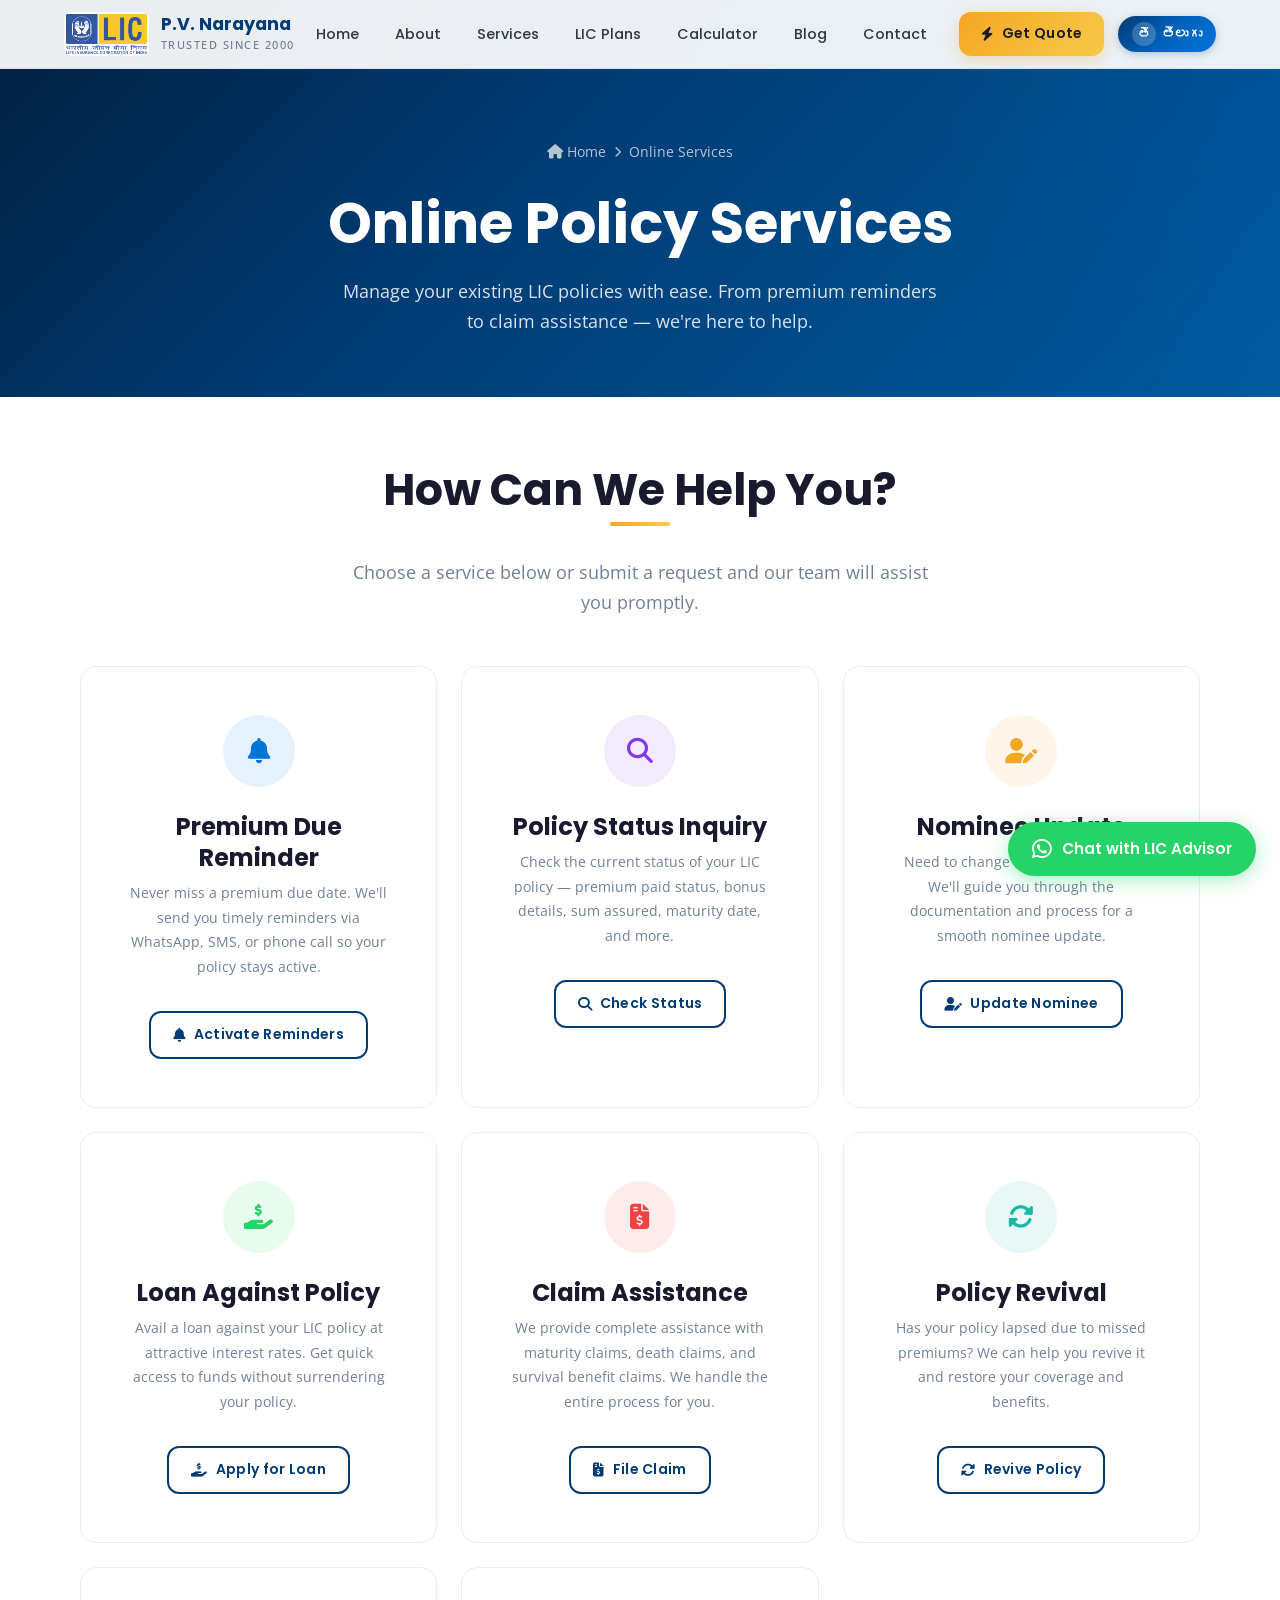
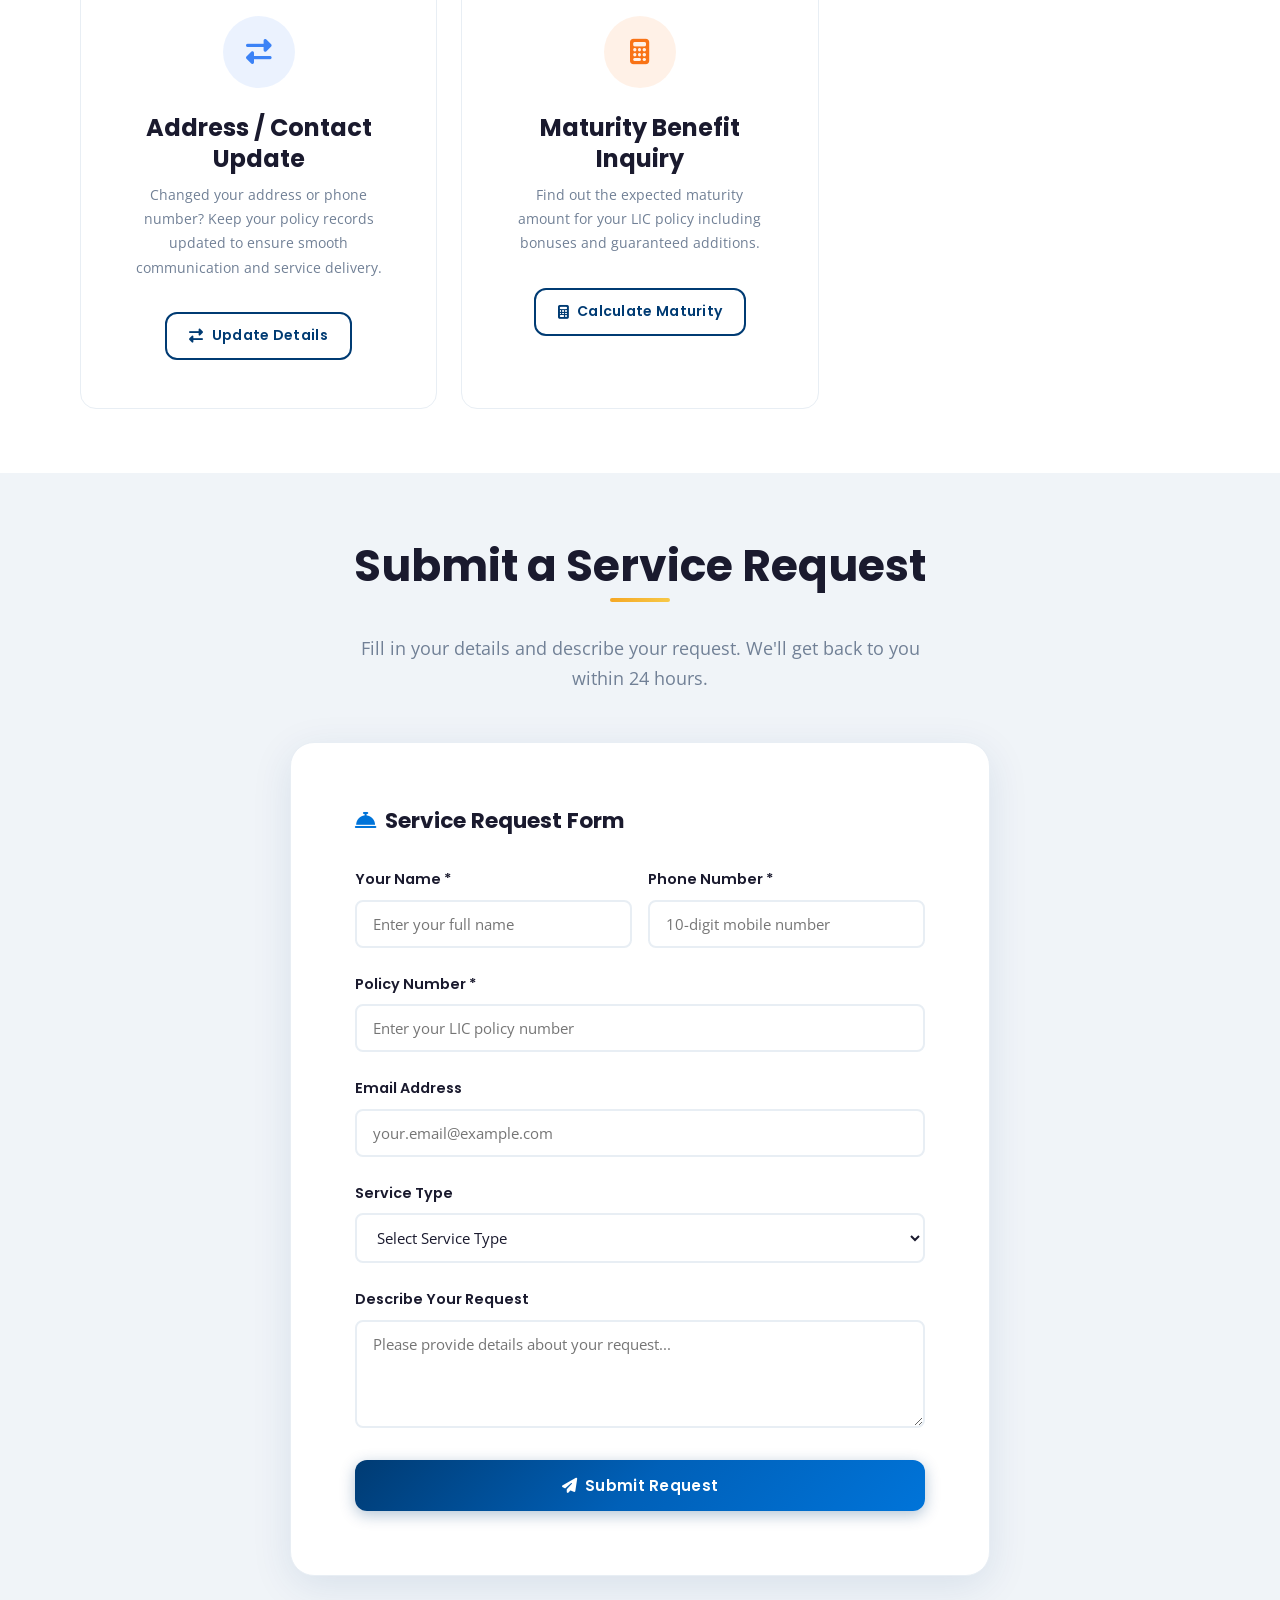
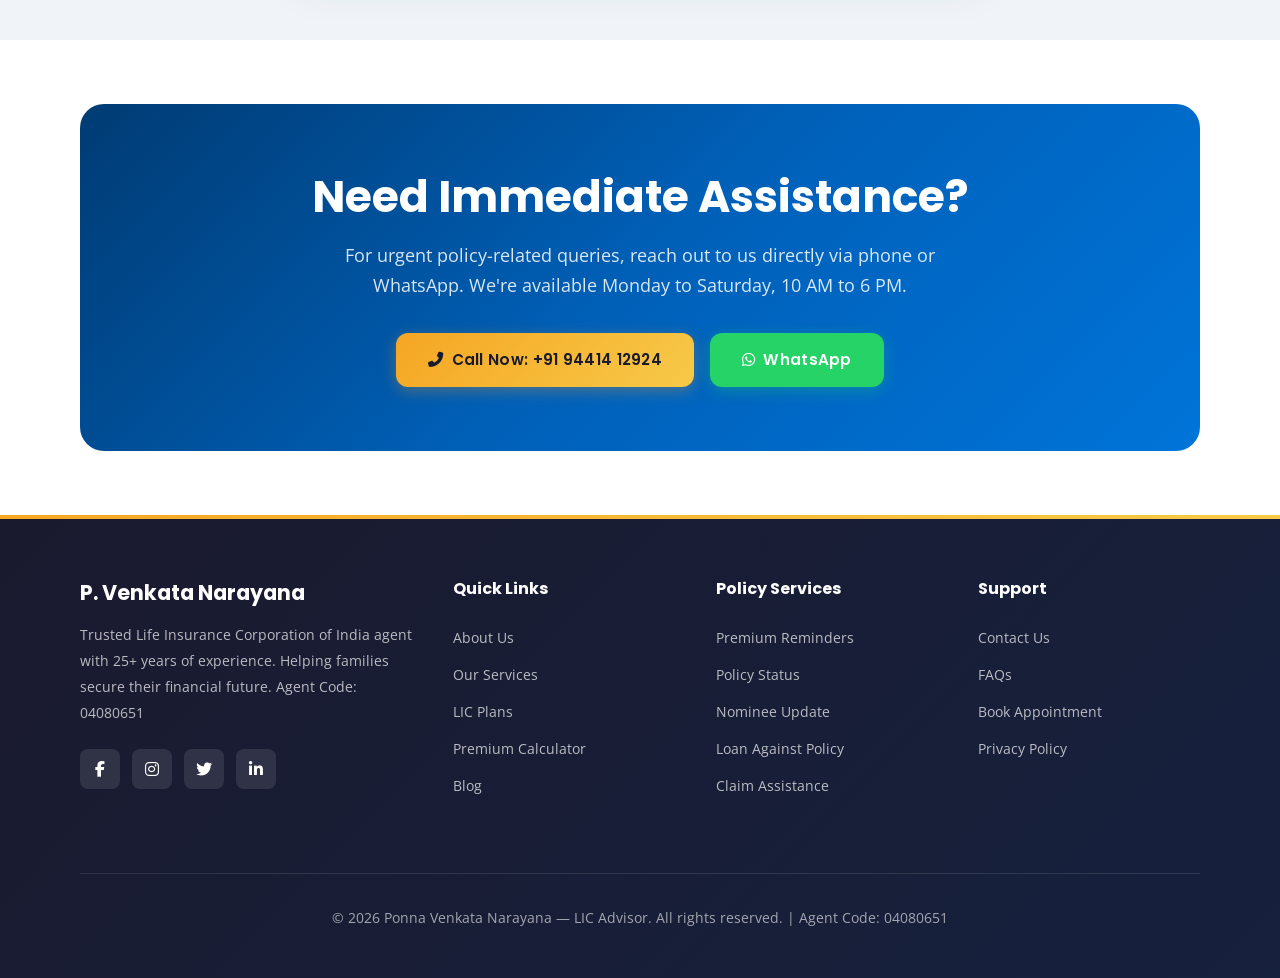
<file: services.html>
<!DOCTYPE html>
<html lang="en">
<head>
  <meta charset="UTF-8">
  <meta name="viewport" content="width=device-width, initial-scale=1.0">
  <title>Online Policy Services | Premium Payment, Claims, Nominee Update | LIC Advisor</title>
  <meta name="description" content="Manage your LIC policies with ease. Get premium reminders, policy status inquiries, nominee updates, loan against policy, and claim assistance from your trusted LIC advisor.">
  <meta name="keywords" content="LIC policy services, premium payment, policy status, nominee change, loan against LIC policy, claim assistance">

  <!-- Fonts -->
  <link rel="preconnect" href="https://fonts.googleapis.com">
  <link rel="preconnect" href="https://fonts.gstatic.com" crossorigin>
  <link href="https://fonts.googleapis.com/css2?family=Open+Sans:wght@400;500;600;700&family=Poppins:wght@500;600;700;800&display=swap" rel="stylesheet">

  <!-- Font Awesome -->
  <link rel="stylesheet" href="https://cdnjs.cloudflare.com/ajax/libs/font-awesome/6.5.1/css/all.min.css">

  <!-- Styles -->
  <link rel="stylesheet" href="css/styles.css?v=1.0.1">
</head>
<body>

<!-- Preloader -->
<div class="preloader" id="preloader">
  <div class="preloader-inner">
    <div class="preloader-spinner"></div>
    <div class="preloader-text">Policy Services</div>
  </div>
</div>

<!-- ========== NAVBAR ========== -->
<nav class="navbar" id="navbar">
  <div class="nav-container">
    <a href="index.html" class="nav-logo">
      <img src="lic-logo.png" alt="LIC Logo" class="nav-logo-img">
      <div class="nav-logo-text">
        <span>P.V. Narayana</span>
        <span>Trusted Since 2000</span>
      </div>
    </a>
    <ul class="nav-menu" id="navMenu">
      <li><a href="index.html" class="nav-link">Home</a></li>
      <li><a href="index.html#about" class="nav-link">About</a></li>
      <li><a href="index.html#services" class="nav-link">Services</a></li>
      <li><a href="plans.html" class="nav-link">LIC Plans</a></li>
      <li><a href="index.html#calculator" class="nav-link">Calculator</a></li>
      <li><a href="blog.html" class="nav-link">Blog</a></li>
      <li><a href="index.html#contact" class="nav-link">Contact</a></li>
      <li class="nav-cta">
        <a href="index.html#contact" class="btn btn-accent btn-sm">
          <i class="fas fa-bolt"></i> Get Quote
        </a>
      </li>
    </ul>
    <button class="lang-toggle" id="langToggle" aria-label="Switch Language" title="Switch to Telugu">
      <span class="lang-flag">తె</span>
      <span class="lang-label">తెలుగు</span>
    </button>

    <button class="hamburger" id="hamburger" aria-label="Toggle navigation menu">
      <span></span><span></span><span></span>
    </button>
  </div>
</nav>

<!-- ========== PAGE HEADER ========== -->
<div class="page-header">
  <div class="container">
    <div class="breadcrumb">
      <a href="index.html"><i class="fas fa-home"></i> Home</a>
      <i class="fas fa-chevron-right" style="font-size:0.7rem;"></i>
      <span>Online Services</span>
    </div>
    <h1>Online Policy Services</h1>
    <p>Manage your existing LIC policies with ease. From premium reminders to claim assistance — we're here to help.</p>
  </div>
</div>

<!-- ========== SERVICES ========== -->
<section class="section">
  <div class="container">
    <div class="section-title">
      <h2>How Can We Help You?</h2>
      <p>Choose a service below or submit a request and our team will assist you promptly.</p>
    </div>

    <div class="services-list-grid">
      <div class="online-service-card reveal">
        <div class="online-service-icon">
          <i class="fas fa-bell"></i>
        </div>
        <h3>Premium Due Reminder</h3>
        <p>Never miss a premium due date. We'll send you timely reminders via WhatsApp, SMS, or phone call so your policy stays active.</p>
        <a href="#service-request" class="btn btn-outline btn-sm" style="margin-top:var(--space-md);">
          <i class="fas fa-bell"></i> Activate Reminders
        </a>
      </div>

      <div class="online-service-card reveal">
        <div class="online-service-icon" style="background:rgba(131,56,236,0.1); color:#8338EC;">
          <i class="fas fa-search"></i>
        </div>
        <h3>Policy Status Inquiry</h3>
        <p>Check the current status of your LIC policy — premium paid status, bonus details, sum assured, maturity date, and more.</p>
        <a href="#service-request" class="btn btn-outline btn-sm" style="margin-top:var(--space-md);">
          <i class="fas fa-search"></i> Check Status
        </a>
      </div>

      <div class="online-service-card reveal">
        <div class="online-service-icon" style="background:rgba(245,166,35,0.1); color:var(--clr-accent);">
          <i class="fas fa-user-edit"></i>
        </div>
        <h3>Nominee Update</h3>
        <p>Need to change or add a nominee? We'll guide you through the documentation and process for a smooth nominee update.</p>
        <a href="#service-request" class="btn btn-outline btn-sm" style="margin-top:var(--space-md);">
          <i class="fas fa-user-edit"></i> Update Nominee
        </a>
      </div>

      <div class="online-service-card reveal">
        <div class="online-service-icon" style="background:rgba(37,211,102,0.1); color:#25D366;">
          <i class="fas fa-hand-holding-usd"></i>
        </div>
        <h3>Loan Against Policy</h3>
        <p>Avail a loan against your LIC policy at attractive interest rates. Get quick access to funds without surrendering your policy.</p>
        <a href="#service-request" class="btn btn-outline btn-sm" style="margin-top:var(--space-md);">
          <i class="fas fa-hand-holding-usd"></i> Apply for Loan
        </a>
      </div>

      <div class="online-service-card reveal">
        <div class="online-service-icon" style="background:rgba(239,68,68,0.1); color:#EF4444;">
          <i class="fas fa-file-invoice-dollar"></i>
        </div>
        <h3>Claim Assistance</h3>
        <p>We provide complete assistance with maturity claims, death claims, and survival benefit claims. We handle the entire process for you.</p>
        <a href="#service-request" class="btn btn-outline btn-sm" style="margin-top:var(--space-md);">
          <i class="fas fa-file-invoice-dollar"></i> File Claim
        </a>
      </div>

      <div class="online-service-card reveal">
        <div class="online-service-icon" style="background:rgba(20,184,166,0.1); color:#14B8A6;">
          <i class="fas fa-sync-alt"></i>
        </div>
        <h3>Policy Revival</h3>
        <p>Has your policy lapsed due to missed premiums? We can help you revive it and restore your coverage and benefits.</p>
        <a href="#service-request" class="btn btn-outline btn-sm" style="margin-top:var(--space-md);">
          <i class="fas fa-sync-alt"></i> Revive Policy
        </a>
      </div>

      <div class="online-service-card reveal">
        <div class="online-service-icon" style="background:rgba(59,130,246,0.1); color:#3B82F6;">
          <i class="fas fa-exchange-alt"></i>
        </div>
        <h3>Address / Contact Update</h3>
        <p>Changed your address or phone number? Keep your policy records updated to ensure smooth communication and service delivery.</p>
        <a href="#service-request" class="btn btn-outline btn-sm" style="margin-top:var(--space-md);">
          <i class="fas fa-exchange-alt"></i> Update Details
        </a>
      </div>

      <div class="online-service-card reveal">
        <div class="online-service-icon" style="background:rgba(249,115,22,0.1); color:#F97316;">
          <i class="fas fa-calculator"></i>
        </div>
        <h3>Maturity Benefit Inquiry</h3>
        <p>Find out the expected maturity amount for your LIC policy including bonuses and guaranteed additions.</p>
        <a href="#service-request" class="btn btn-outline btn-sm" style="margin-top:var(--space-md);">
          <i class="fas fa-calculator"></i> Calculate Maturity
        </a>
      </div>
    </div>
  </div>
</section>

<!-- ========== SERVICE REQUEST FORM ========== -->
<section class="section section-alt" id="service-request">
  <div class="container">
    <div class="section-title">
      <h2>Submit a Service Request</h2>
      <p>Fill in your details and describe your request. We'll get back to you within 24 hours.</p>
    </div>

    <div style="max-width:700px; margin:0 auto;">
      <div class="contact-form-wrapper reveal">
        <h3><i class="fas fa-concierge-bell" style="color:var(--clr-secondary);margin-right:8px;"></i>Service Request Form</h3>
        <form id="serviceForm">
          <div class="form-row">
            <div class="form-group">
              <label for="srvName">Your Name *</label>
              <input type="text" id="srvName" placeholder="Enter your full name" required>
              <div class="form-error">Please enter your name</div>
            </div>
            <div class="form-group">
              <label for="srvPhone">Phone Number *</label>
              <input type="tel" id="srvPhone" placeholder="10-digit mobile number" required>
              <div class="form-error">Please enter a valid 10-digit number</div>
            </div>
          </div>
          <div class="form-group">
            <label for="srvPolicy">Policy Number *</label>
            <input type="text" id="srvPolicy" placeholder="Enter your LIC policy number" required>
            <div class="form-error">Please enter your policy number</div>
          </div>
          <div class="form-group">
            <label for="srvEmail">Email Address</label>
            <input type="email" id="srvEmail" placeholder="your.email@example.com">
          </div>
          <div class="form-group">
            <label for="srvType">Service Type</label>
            <select id="srvType">
              <option value="">Select Service Type</option>
              <option value="premium-reminder">Premium Due Reminder</option>
              <option value="status-inquiry">Policy Status Inquiry</option>
              <option value="nominee-update">Nominee Update</option>
              <option value="loan">Loan Against Policy</option>
              <option value="claim">Claim Assistance</option>
              <option value="revival">Policy Revival</option>
              <option value="address-update">Address/Contact Update</option>
              <option value="maturity">Maturity Inquiry</option>
              <option value="other">Other</option>
            </select>
          </div>
          <div class="form-group">
            <label for="srvMessage">Describe Your Request</label>
            <textarea id="srvMessage" rows="4" placeholder="Please provide details about your request..."></textarea>
          </div>
          <button type="submit" class="btn btn-primary" style="width:100%;">
            <i class="fas fa-paper-plane"></i> Submit Request
          </button>
        </form>
        <div class="form-success" id="srvSuccess">
          <i class="fas fa-check-circle"></i>
          <h4>Request Submitted Successfully!</h4>
          <p>Thank you! Our team will contact you within 24 hours to assist with your request.</p>
        </div>
      </div>
    </div>
  </div>
</section>

<!-- Quick Help Banner -->
<section class="section">
  <div class="container">
    <div style="background:var(--grad-primary); border-radius:var(--radius-xl); padding:var(--space-3xl); text-align:center; color:var(--clr-white);">
      <h2 style="color:var(--clr-white); margin-bottom:var(--space-md);">Need Immediate Assistance?</h2>
      <p style="opacity:0.85; font-size:1.1rem; max-width:600px; margin:0 auto var(--space-xl);">
        For urgent policy-related queries, reach out to us directly via phone or WhatsApp. We're available Monday to Saturday, 10 AM to 6 PM.
      </p>
      <div style="display:flex; gap:16px; justify-content:center; flex-wrap:wrap;">
        <a href="tel:+919441412924" class="btn btn-accent"><i class="fas fa-phone-alt"></i> Call Now: +91 94414 12924</a>
        <a href="https://wa.me/919441412924?text=Hi%2C%20I%20need%20help%20with%20my%20LIC%20policy%20service." class="btn btn-whatsapp" target="_blank" rel="noopener"><i class="fab fa-whatsapp"></i> WhatsApp</a>
      </div>
    </div>
  </div>
</section>

<!-- ========== FOOTER ========== -->
<footer class="footer">
  <div class="container">
    <div class="footer-grid">
      <div class="footer-about">
        <h3>P. Venkata Narayana</h3>
        <p>Trusted Life Insurance Corporation of India agent with 25+ years of experience. Helping families secure their financial future. Agent Code: 04080651</p>
        <div class="footer-social">
          <a href="#" aria-label="Facebook"><i class="fab fa-facebook-f"></i></a>
          <a href="https://www.instagram.com/venkatanarayanaponna?utm_source=ig_web_button_share_sheet&igsh=ZDNlZDc0MzIxNw==" target="_blank" rel="noopener" aria-label="Instagram"><i class="fab fa-instagram"></i></a>
          <a href="#" aria-label="Twitter"><i class="fab fa-twitter"></i></a>
          <a href="#" aria-label="LinkedIn"><i class="fab fa-linkedin-in"></i></a>
        </div>
      </div>
      <div class="footer-links">
        <h4>Quick Links</h4>
        <ul>
          <li><a href="index.html#about">About Us</a></li>
          <li><a href="index.html#services">Our Services</a></li>
          <li><a href="plans.html">LIC Plans</a></li>
          <li><a href="index.html#calculator">Premium Calculator</a></li>
          <li><a href="blog.html">Blog</a></li>
        </ul>
      </div>
      <div class="footer-links">
        <h4>Policy Services</h4>
        <ul>
          <li><a href="#service-request">Premium Reminders</a></li>
          <li><a href="#service-request">Policy Status</a></li>
          <li><a href="#service-request">Nominee Update</a></li>
          <li><a href="#service-request">Loan Against Policy</a></li>
          <li><a href="#service-request">Claim Assistance</a></li>
        </ul>
      </div>
      <div class="footer-links">
        <h4>Support</h4>
        <ul>
          <li><a href="index.html#contact">Contact Us</a></li>
          <li><a href="index.html#faq">FAQs</a></li>
          <li><a href="index.html#appointment">Book Appointment</a></li>
          <li><a href="#">Privacy Policy</a></li>
        </ul>
      </div>
    </div>
    <div class="footer-bottom">
      <p>&copy; 2026 Ponna Venkata Narayana — LIC Advisor. All rights reserved. | Agent Code: 04080651</p>
    </div>
  </div>
</footer>

<!-- WhatsApp Float -->
<a href="https://wa.me/919441412924?text=Hi%2C%20I%20need%20help%20with%20my%20LIC%20policy." class="whatsapp-float" target="_blank" rel="noopener" aria-label="Chat on WhatsApp">
  <i class="fab fa-whatsapp"></i>
  <span>Chat with LIC Advisor</span>
</a>

<!-- Scroll to top -->
<button class="scroll-top" aria-label="Scroll to top"><i class="fas fa-chevron-up"></i></button>

<script src="js/script.js?v=1.0.1"></script>
<script src="js/translations.js?v=1.0.1"></script>
</body>
</html>
</file>
<file: css/styles.css>
/* ===== DESIGN TOKENS ===== */
:root {
  /* Colors - LIC Professional Palette */
  --clr-primary: #003B73;
  --clr-primary-light: #0060B8;
  --clr-primary-dark: #002B55;
  --clr-secondary: #0074D9;
  --clr-accent: #F5A623;
  --clr-accent-dark: #D4880C;
  --clr-success: #25D366;
  --clr-white: #FFFFFF;
  --clr-light: #F0F4F8;
  --clr-light-2: #E8EEF4;
  --clr-gray: #6B7C93;
  --clr-gray-light: #9BB0C7;
  --clr-dark: #1A1A2E;
  --clr-dark-2: #16213E;
  --clr-text: #2D3748;
  --clr-text-light: #718096;

  /* Gradients */
  --grad-primary: linear-gradient(135deg, #003B73 0%, #0060B8 50%, #0074D9 100%);
  --grad-hero: linear-gradient(135deg, #001F3F 0%, #003B73 40%, #005A9E 100%);
  --grad-accent: linear-gradient(135deg, #F5A623 0%, #F7C948 100%);
  --grad-card: linear-gradient(145deg, rgba(255,255,255,0.9), rgba(240,244,248,0.8));
  --grad-dark: linear-gradient(135deg, #1A1A2E 0%, #16213E 100%);
  --grad-glass: linear-gradient(135deg, rgba(255,255,255,0.1) 0%, rgba(255,255,255,0.05) 100%);

  /* Typography */
  --font-heading: 'Poppins', sans-serif;
  --font-body: 'Open Sans', sans-serif;

  /* Shadows */
  --shadow-sm: 0 2px 8px rgba(0, 59, 115, 0.08);
  --shadow-md: 0 4px 20px rgba(0, 59, 115, 0.12);
  --shadow-lg: 0 8px 40px rgba(0, 59, 115, 0.16);
  --shadow-xl: 0 16px 60px rgba(0, 59, 115, 0.2);
  --shadow-glow: 0 0 30px rgba(0, 116, 217, 0.15);
  --shadow-accent-glow: 0 0 30px rgba(245, 166, 35, 0.2);

  /* Borders */
  --radius-sm: 8px;
  --radius-md: 12px;
  --radius-lg: 16px;
  --radius-xl: 24px;
  --radius-full: 50%;

  /* Spacing */
  --space-xs: 0.25rem;
  --space-sm: 0.5rem;
  --space-md: 1rem;
  --space-lg: 1.5rem;
  --space-xl: 2rem;
  --space-2xl: 3rem;
  --space-3xl: 4rem;
  --space-4xl: 6rem;

  /* Transitions */
  --transition-fast: 0.2s ease;
  --transition-base: 0.3s ease;
  --transition-slow: 0.5s ease;
  --transition-bounce: 0.4s cubic-bezier(0.175, 0.885, 0.32, 1.275);
}

/* ===== RESET & BASE ===== */
*, *::before, *::after {
  margin: 0;
  padding: 0;
  box-sizing: border-box;
}

html {
  scroll-behavior: smooth;
  font-size: 16px;
}

body {
  font-family: var(--font-body);
  color: var(--clr-text);
  line-height: 1.7;
  background: var(--clr-white);
  overflow-x: hidden;
  -webkit-font-smoothing: antialiased;
  -moz-osx-font-smoothing: grayscale;
}

img {
  max-width: 100%;
  height: auto;
  display: block;
}

a {
  text-decoration: none;
  color: inherit;
  transition: var(--transition-base);
}

ul, ol {
  list-style: none;
}

h1, h2, h3, h4, h5, h6 {
  font-family: var(--font-heading);
  font-weight: 700;
  line-height: 1.3;
  color: var(--clr-dark);
}

h1 { font-size: clamp(2rem, 5vw, 3.5rem); }
h2 { font-size: clamp(1.75rem, 4vw, 2.75rem); }
h3 { font-size: clamp(1.25rem, 3vw, 1.5rem); }
h4 { font-size: 1.125rem; }

p { margin-bottom: 1rem; }

/* ===== UTILITIES ===== */
.container {
  width: min(90%, 1200px);
  margin: 0 auto;
  padding: 0 var(--space-md);
}

.section {
  padding: var(--space-3xl) 0; /* Reduced from space-4xl (6rem) to space-3xl (4rem) to reduce empty space after sections */
  position: relative;
}

.section-alt {
  background: var(--clr-light);
}

.section-dark {
  background: var(--grad-dark);
  color: var(--clr-white);
  position: relative;
  overflow: hidden;
}

.section-dark::before {
  content: '';
  position: absolute;
  top: -50%;
  right: -25%;
  width: 600px;
  height: 600px;
  border-radius: 50%;
  background: radial-gradient(circle, rgba(0,116,217,0.08) 0%, transparent 70%);
  pointer-events: none;
}

.section-dark::after {
  content: '';
  position: absolute;
  bottom: -30%;
  left: -15%;
  width: 500px;
  height: 500px;
  border-radius: 50%;
  background: radial-gradient(circle, rgba(245,166,35,0.06) 0%, transparent 70%);
  pointer-events: none;
}

.section-title {
  text-align: center;
  margin-bottom: var(--space-2xl); /* Reduced from space-3xl (4rem) to space-2xl (3rem) to bring content closer to header */
}

.section-title h2 {
  position: relative;
  display: inline-block;
  margin-bottom: var(--space-md);
}

.section-title h2::after {
  content: '';
  position: absolute;
  bottom: -8px;
  left: 50%;
  transform: translateX(-50%);
  width: 60px;
  height: 4px;
  background: var(--grad-accent);
  border-radius: 2px;
}

.section-title p {
  color: var(--clr-text-light);
  font-size: 1.1rem;
  max-width: 600px;
  margin: var(--space-lg) auto 0;
}

.section-dark .section-title h2,
.section-dark .section-title p {
  color: var(--clr-white);
}

.section-dark .section-title p {
  opacity: 0.85;
}

.highlight {
  color: var(--clr-accent);
}

.text-gradient {
  background: var(--grad-accent);
  -webkit-background-clip: text;
  -webkit-text-fill-color: transparent;
  background-clip: text;
}

/* Scroll animation */
.reveal {
  opacity: 0;
  transform: translateY(30px);
  transition: opacity 0.6s ease, transform 0.6s ease;
}

.reveal.active {
  opacity: 1;
  transform: translateY(0);
}

/* Staggered animations for grids */
.reveal:nth-child(2) { transition-delay: 0.1s; }
.reveal:nth-child(3) { transition-delay: 0.2s; }
.reveal:nth-child(4) { transition-delay: 0.3s; }
.reveal:nth-child(5) { transition-delay: 0.35s; }
.reveal:nth-child(6) { transition-delay: 0.4s; }
.reveal:nth-child(7) { transition-delay: 0.45s; }
.reveal:nth-child(8) { transition-delay: 0.5s; }

/* ===== BUTTONS ===== */
.btn {
  display: inline-flex;
  align-items: center;
  justify-content: center;
  gap: 8px;
  padding: 14px 32px;
  border-radius: var(--radius-md);
  font-family: var(--font-heading);
  font-weight: 600;
  font-size: 0.95rem;
  border: none;
  cursor: pointer;
  transition: all 0.3s cubic-bezier(0.4, 0, 0.2, 1);
  text-transform: none;
  letter-spacing: 0.3px;
  position: relative;
  overflow: hidden;
}

.btn::before {
  content: '';
  position: absolute;
  inset: 0;
  background: linear-gradient(120deg, rgba(255,255,255,0) 0%, rgba(255,255,255,0.2) 50%, rgba(255,255,255,0) 100%);
  transform: translateX(-100%);
  transition: transform 0.5s ease;
}

.btn:hover::before {
  transform: translateX(100%);
}

.btn-primary {
  background: var(--grad-primary);
  color: var(--clr-white);
  box-shadow: 0 4px 15px rgba(0, 59, 115, 0.3);
}

.btn-primary:hover {
  transform: translateY(-3px);
  box-shadow: 0 8px 30px rgba(0, 59, 115, 0.4);
}

.btn-accent {
  background: var(--grad-accent);
  color: var(--clr-dark);
  box-shadow: 0 4px 15px rgba(245, 166, 35, 0.3);
}

.btn-accent:hover {
  transform: translateY(-3px);
  box-shadow: 0 8px 30px rgba(245, 166, 35, 0.4);
}

.btn-whatsapp {
  background: var(--clr-success);
  color: var(--clr-white);
  box-shadow: 0 4px 15px rgba(37, 211, 102, 0.3);
}

.btn-whatsapp:hover {
  transform: translateY(-3px);
  box-shadow: 0 8px 30px rgba(37, 211, 102, 0.4);
  background: #20BD5A;
}

.btn-instagram {
  background: linear-gradient(45deg, #f09433 0%, #e6683c 25%, #dc2743 50%, #cc2366 75%, #bc1888 100%);
  color: var(--clr-white);
  box-shadow: 0 4px 15px rgba(188, 24, 136, 0.3);
}

.btn-instagram:hover {
  transform: translateY(-3px);
  box-shadow: 0 8px 30px rgba(188, 24, 136, 0.4);
}

.btn-outline {
  background: transparent;
  color: var(--clr-primary);
  border: 2px solid var(--clr-primary);
}

.btn-outline:hover {
  background: var(--clr-primary);
  color: var(--clr-white);
  transform: translateY(-3px);
  box-shadow: 0 6px 20px rgba(0, 59, 115, 0.3);
}

.btn-outline-white {
  background: transparent;
  color: var(--clr-white);
  border: 2px solid rgba(255,255,255,0.5);
}

.btn-outline-white:hover {
  background: var(--clr-white);
  color: var(--clr-primary);
  border-color: var(--clr-white);
  transform: translateY(-3px);
}

.btn-sm {
  padding: 10px 22px;
  font-size: 0.875rem;
}

.btn-lg {
  padding: 16px 40px;
  font-size: 1.05rem;
}

.btn:active {
  transform: translateY(-1px);
}

/* ===== NAVIGATION ===== */
.navbar {
  position: fixed;
  top: 0;
  left: 0;
  right: 0;
  z-index: 1000;
  background: rgba(255,255,255,0.92);
  backdrop-filter: blur(20px);
  -webkit-backdrop-filter: blur(20px);
  border-bottom: 1px solid rgba(0, 59, 115, 0.06);
  transition: var(--transition-base);
}

.navbar.scrolled {
  box-shadow: 0 4px 30px rgba(0, 59, 115, 0.1);
  background: rgba(255,255,255,0.97);
}

.nav-container {
  display: flex;
  align-items: center;
  justify-content: space-between;
  padding: 12px 0;
  max-width: 1200px;
  margin: 0 auto;
  width: 90%;
}

.nav-logo {
  display: flex;
  align-items: center;
  gap: 12px;
}

.nav-logo-img {
  width: auto;
  height: 44px;
  border-radius: var(--radius-sm);
  object-fit: contain;
  transition: var(--transition-base);
}

.nav-logo:hover .nav-logo-img {
  transform: scale(1.05);
}

.nav-logo-icon {
  width: 44px;
  height: 44px;
  background: var(--grad-primary);
  border-radius: var(--radius-sm);
  display: flex;
  align-items: center;
  justify-content: center;
  color: var(--clr-white);
  font-weight: 800;
  font-size: 1.1rem;
  font-family: var(--font-heading);
  box-shadow: 0 2px 8px rgba(0, 59, 115, 0.25);
  transition: var(--transition-base);
}

.nav-logo:hover .nav-logo-icon {
  transform: scale(1.05);
  box-shadow: 0 4px 15px rgba(0, 59, 115, 0.3);
}

.nav-logo-text {
  display: flex;
  flex-direction: column;
}

.nav-logo-text span:first-child {
  font-family: var(--font-heading);
  font-weight: 700;
  font-size: 1.1rem;
  color: var(--clr-primary);
  line-height: 1.2;
}

.nav-logo-text span:last-child {
  font-size: 0.7rem;
  color: var(--clr-gray);
  letter-spacing: 1.5px;
  text-transform: uppercase;
  font-weight: 500;
}

.nav-menu {
  display: flex;
  align-items: center;
  gap: 4px;
}

.nav-link {
  padding: 8px 16px;
  font-family: var(--font-heading);
  font-weight: 500;
  font-size: 0.9rem;
  color: var(--clr-text);
  border-radius: var(--radius-sm);
  transition: var(--transition-base);
  position: relative;
}

.nav-link:hover,
.nav-link.active {
  color: var(--clr-primary);
  background: rgba(0, 59, 115, 0.05);
}

.nav-link::after {
  content: '';
  position: absolute;
  bottom: 2px;
  left: 16px;
  right: 16px;
  height: 2px;
  background: var(--grad-accent);
  transform: scaleX(0);
  transition: var(--transition-base);
  border-radius: 1px;
}

.nav-link:hover::after,
.nav-link.active::after {
  transform: scaleX(1);
}

.nav-cta {
  margin-left: 12px;
}

.hamburger {
  display: none;
  flex-direction: column;
  gap: 5px;
  background: none;
  border: none;
  cursor: pointer;
  padding: 8px;
  z-index: 1001;
}

.hamburger span {
  width: 24px;
  height: 2.5px;
  background: var(--clr-dark);
  border-radius: 4px;
  transition: var(--transition-base);
}

.hamburger.active span:nth-child(1) {
  transform: rotate(45deg) translate(5px, 5px);
}

/* Language Toggle */
.lang-toggle {
  display: flex;
  align-items: center;
  gap: 6px;
  padding: 6px 14px;
  background: var(--grad-primary);
  color: var(--clr-white);
  border: none;
  border-radius: 50px;
  cursor: pointer;
  font-family: var(--font-heading);
  font-weight: 600;
  font-size: 0.8rem;
  transition: all 0.3s ease;
  margin-left: 8px;
  white-space: nowrap;
  box-shadow: 0 2px 8px rgba(0, 59, 115, 0.25);
  position: relative;
  overflow: hidden;
}

.lang-toggle::before {
  content: '';
  position: absolute;
  inset: 0;
  background: linear-gradient(120deg, rgba(255,255,255,0) 0%, rgba(255,255,255,0.2) 50%, rgba(255,255,255,0) 100%);
  transform: translateX(-100%);
  transition: transform 0.5s ease;
}

.lang-toggle:hover::before {
  transform: translateX(100%);
}

.lang-toggle:hover {
  transform: scale(1.05);
  box-shadow: 0 4px 15px rgba(0, 59, 115, 0.35);
}

.lang-flag {
  display: flex;
  align-items: center;
  justify-content: center;
  width: 24px;
  height: 24px;
  background: rgba(255,255,255,0.2);
  border-radius: 50%;
  font-size: 0.75rem;
  font-weight: 800;
  letter-spacing: 0;
}

.lang-label {
  font-size: 0.8rem;
  letter-spacing: 0.3px;
}

@media (max-width: 768px) {
  .lang-toggle {
    position: fixed;
    top: 14px;
    right: 60px;
    z-index: 1001;
    padding: 6px 12px;
    font-size: 0.75rem;
  }
  .lang-label {
    display: none;
  }
  .lang-toggle .lang-flag {
    width: 28px;
    height: 28px;
    font-size: 0.8rem;
  }
}

.hamburger.active span:nth-child(2) {
  opacity: 0;
}

.hamburger.active span:nth-child(3) {
  transform: rotate(-45deg) translate(6px, -6px);
}

/* ===== HERO ===== */
.hero {
  min-height: 100vh;
  display: flex;
  align-items: center;
  background: var(--grad-hero);
  position: relative;
  overflow: hidden;
  padding-top: 80px;
}

.hero::before {
  content: '';
  position: absolute;
  top: -50%;
  right: -20%;
  width: 800px;
  height: 800px;
  border-radius: 50%;
  background: radial-gradient(circle, rgba(0,116,217,0.15) 0%, transparent 70%);
  animation: heroFloat 8s ease-in-out infinite;
}

.hero::after {
  content: '';
  position: absolute;
  bottom: -30%;
  left: -10%;
  width: 600px;
  height: 600px;
  border-radius: 50%;
  background: radial-gradient(circle, rgba(245,166,35,0.08) 0%, transparent 70%);
  animation: heroFloat 10s ease-in-out infinite reverse;
}

@keyframes heroFloat {
  0%, 100% { transform: translate(0, 0) scale(1); }
  50% { transform: translate(30px, -30px) scale(1.05); }
}

/* Decorative pattern overlay */
.hero-pattern {
  position: absolute;
  inset: 0;
  background-image:
    radial-gradient(circle at 20% 50%, rgba(255,255,255,0.03) 1px, transparent 1px),
    radial-gradient(circle at 80% 20%, rgba(255,255,255,0.03) 1px, transparent 1px);
  background-size: 60px 60px;
}

.hero-content {
  position: relative;
  z-index: 2;
  display: grid;
  grid-template-columns: 1fr 1fr;
  gap: 60px;
  align-items: center;
}

.hero-text {
  color: var(--clr-white);
}

.hero-badge {
  display: inline-flex;
  align-items: center;
  gap: 8px;
  padding: 8px 20px;
  background: rgba(245, 166, 35, 0.15);
  border: 1px solid rgba(245, 166, 35, 0.3);
  border-radius: 50px;
  font-size: 0.85rem;
  color: var(--clr-accent);
  font-weight: 600;
  margin-bottom: var(--space-xl);
  animation: fadeInDown 0.8s ease;
  backdrop-filter: blur(10px);
}

.hero-badge i {
  font-size: 0.9rem;
}

.hero-text h1 {
  color: var(--clr-white);
  font-size: clamp(2.2rem, 5vw, 3.5rem);
  font-weight: 800;
  line-height: 1.15;
  margin-bottom: var(--space-lg);
  animation: fadeInUp 0.8s ease 0.2s both;
}

.hero-text h1 .accent {
  color: var(--clr-accent);
  position: relative;
}

.hero-text p {
  font-size: 1.15rem;
  line-height: 1.8;
  opacity: 0.9;
  margin-bottom: var(--space-2xl);
  max-width: 560px;
  animation: fadeInUp 0.8s ease 0.4s both;
}

.hero-buttons {
  display: flex;
  gap: 16px;
  flex-wrap: wrap;
  animation: fadeInUp 0.8s ease 0.6s both;
}

.hero-stats {
  display: flex;
  gap: 40px;
  margin-top: var(--space-3xl);
  animation: fadeInUp 0.8s ease 0.8s both;
}

.hero-stat {
  text-align: center;
}

.hero-stat .number {
  font-family: var(--font-heading);
  font-size: 2rem;
  font-weight: 800;
  color: var(--clr-accent);
}

.hero-stat .label {
  font-size: 0.8rem;
  opacity: 0.7;
  text-transform: uppercase;
  letter-spacing: 1px;
  margin-top: 4px;
}

.hero-image {
  position: relative;
  display: flex;
  justify-content: center;
  align-items: center;
  animation: fadeInRight 1s ease 0.4s both;
}

.hero-image-wrapper {
  position: relative;
  width: 380px;
  height: auto;
  margin-top: -60px;
}

.hero-image-main {
  width: 100%;
  height: 460px;
  border-radius: var(--radius-xl);
  object-fit: cover;
  border: 4px solid rgba(255,255,255,0.2);
  box-shadow: 0 20px 60px rgba(0,0,0,0.3);
  background: rgba(255,255,255,0.1);
  display: flex;
  align-items: center;
  justify-content: center;
  overflow: hidden;
  backdrop-filter: blur(5px);
}

.hero-image-main .placeholder-photo {
  width: 100%;
  height: 100%;
  background: linear-gradient(135deg, rgba(0,116,217,0.3), rgba(0,59,115,0.5));
  display: flex;
  flex-direction: column;
  align-items: center;
  justify-content: center;
  color: rgba(255,255,255,0.6);
  gap: 12px;
}

.hero-image-main .placeholder-photo i {
  font-size: 4rem;
}

.hero-image-main .placeholder-photo span {
  font-size: 0.85rem;
  font-weight: 500;
}

.hero-card {
  position: absolute;
  background: rgba(255,255,255,0.95);
  backdrop-filter: blur(15px);
  border-radius: var(--radius-md);
  padding: 16px 20px;
  box-shadow: 0 8px 30px rgba(0,0,0,0.15);
  display: flex;
  align-items: center;
  gap: 12px;
  color: var(--clr-dark);
  animation: floatCard 4s ease-in-out infinite;
  border: 1px solid rgba(255,255,255,0.6);
}

.hero-card-1 {
  bottom: 40px;
  left: -40px;
  animation-delay: 0s;
}

.hero-card-2 {
  top: 40px;
  right: -40px;
  animation-delay: 2s;
}

.hero-card .card-icon {
  width: 44px;
  height: 44px;
  border-radius: var(--radius-sm);
  display: flex;
  align-items: center;
  justify-content: center;
  font-size: 1.2rem;
  flex-shrink: 0;
}

.hero-card .card-icon.blue {
  background: rgba(0, 116, 217, 0.1);
  color: var(--clr-secondary);
}

.hero-card .card-icon.gold {
  background: rgba(245, 166, 35, 0.1);
  color: var(--clr-accent);
}

.hero-card .card-text .card-value {
  font-family: var(--font-heading);
  font-weight: 700;
  font-size: 1.1rem;
}

.hero-card .card-text .card-label {
  font-size: 0.75rem;
  color: var(--clr-gray);
}

@keyframes floatCard {
  0%, 100% { transform: translateY(0); }
  50% { transform: translateY(-10px); }
}

@keyframes fadeInUp {
  from { opacity: 0; transform: translateY(30px); }
  to { opacity: 1; transform: translateY(0); }
}

@keyframes fadeInDown {
  from { opacity: 0; transform: translateY(-20px); }
  to { opacity: 1; transform: translateY(0); }
}

@keyframes fadeInRight {
  from { opacity: 0; transform: translateX(40px); }
  to { opacity: 1; transform: translateX(0); }
}

@keyframes fadeInLeft {
  from { opacity: 0; transform: translateX(-40px); }
  to { opacity: 1; transform: translateX(0); }
}

/* ===== TRUST BADGES ===== */
.trust-badges {
  background: var(--clr-white);
  padding: var(--space-2xl) 0; /* Reduced from space-3xl (4rem) to space-2xl (3rem) */
  border-bottom: 1px solid var(--clr-light-2);
  position: relative;
  margin-top: -1px;
}

.badges-grid {
  display: grid;
  grid-template-columns: repeat(4, 1fr);
  gap: 24px;
}

.badge-card {
  text-align: center;
  padding: var(--space-xl) var(--space-lg);
  border-radius: var(--radius-lg);
  background: var(--clr-light);
  border: 1px solid var(--clr-light-2);
  transition: all 0.4s cubic-bezier(0.4, 0, 0.2, 1);
  position: relative;
  overflow: hidden;
}

.badge-card::before {
  content: '';
  position: absolute;
  inset: 0;
  background: var(--grad-primary);
  opacity: 0;
  transition: opacity 0.4s ease;
}

.badge-card:hover {
  transform: translateY(-6px);
  box-shadow: var(--shadow-lg);
  border-color: transparent;
}

.badge-card:hover::before {
  opacity: 1;
}

.badge-card:hover .badge-icon {
  background: rgba(255,255,255,0.2);
}

.badge-card:hover h4,
.badge-card:hover p {
  color: var(--clr-white);
  position: relative;
  z-index: 1;
}

.badge-icon {
  width: 64px;
  height: 64px;
  margin: 0 auto var(--space-md);
  background: var(--grad-primary);
  border-radius: var(--radius-full);
  display: flex;
  align-items: center;
  justify-content: center;
  color: var(--clr-white);
  font-size: 1.5rem;
  position: relative;
  z-index: 1;
  transition: var(--transition-base);
}

.badge-card h4 {
  font-size: 1.6rem;
  color: var(--clr-primary);
  margin-bottom: 4px;
  position: relative;
  z-index: 1;
  transition: var(--transition-base);
}

.badge-card p {
  font-size: 0.9rem;
  color: var(--clr-gray);
  margin-bottom: 0;
  position: relative;
  z-index: 1;
  transition: var(--transition-base);
}

/* ===== ABOUT ===== */
.about-content {
  display: grid;
  grid-template-columns: 1fr 1fr;
  gap: 60px;
  align-items: center;
}

.about-image {
  position: relative;
}

.about-image-main {
  border-radius: var(--radius-xl);
  overflow: hidden;
  box-shadow: var(--shadow-lg);
}

.about-image-main img,
.about-image-main .about-placeholder {
  width: 100%;
  height: 400px;
  object-fit: contain;
  object-position: center;
  background: var(--clr-light);
}

.about-placeholder {
  background: linear-gradient(135deg, var(--clr-light), var(--clr-light-2));
  display: flex;
  flex-direction: column;
  align-items: center;
  justify-content: center;
  color: var(--clr-gray);
  gap: 12px;
}

.about-placeholder i {
  font-size: 3rem;
  color: var(--clr-primary-light);
}

.about-exp-badge {
  position: absolute;
  bottom: -20px;
  right: -20px;
  width: 130px;
  height: 130px;
  background: var(--grad-accent);
  border-radius: var(--radius-full);
  display: flex;
  flex-direction: column;
  align-items: center;
  justify-content: center;
  color: var(--clr-dark);
  box-shadow: 0 8px 30px rgba(245, 166, 35, 0.4);
  border: 4px solid var(--clr-white);
  animation: pulse-badge 3s ease-in-out infinite;
}

@keyframes pulse-badge {
  0%, 100% { box-shadow: 0 8px 30px rgba(245, 166, 35, 0.4); }
  50% { box-shadow: 0 8px 45px rgba(245, 166, 35, 0.6); }
}

.about-exp-badge .number {
  font-family: var(--font-heading);
  font-weight: 800;
  font-size: 2.2rem;
  line-height: 1;
}

.about-exp-badge .text {
  font-size: 0.7rem;
  font-weight: 700;
  text-transform: uppercase;
  letter-spacing: 1px;
}

.about-text h3 {
  color: var(--clr-primary);
  margin-bottom: var(--space-md);
  font-size: 1.1rem;
  text-transform: uppercase;
  letter-spacing: 2px;
}

.about-text h2 {
  margin-bottom: var(--space-lg);
}

.about-text p {
  color: var(--clr-text-light);
  font-size: 1.05rem;
}

.about-features {
  display: grid;
  grid-template-columns: 1fr 1fr;
  gap: 16px;
  margin-top: var(--space-xl);
}

.about-feature {
  display: flex;
  align-items: center;
  gap: 12px;
  padding: 12px 16px;
  background: var(--clr-light);
  border-radius: var(--radius-sm);
  border: 1px solid var(--clr-light-2);
  transition: all 0.3s ease;
}

.about-feature:hover {
  border-color: rgba(0,116,217,0.3);
  box-shadow: var(--shadow-sm);
  transform: translateX(4px);
  background: var(--clr-white);
}

.about-feature i {
  color: var(--clr-secondary);
  font-size: 1.1rem;
  flex-shrink: 0;
}

.about-feature span {
  font-size: 0.9rem;
  font-weight: 600;
  font-family: var(--font-heading);
}

/* ===== SERVICES ===== */
.services-grid {
  display: grid;
  grid-template-columns: repeat(3, 1fr);
  gap: 28px;
}

.service-card {
  background: var(--clr-white);
  border-radius: var(--radius-lg);
  padding: var(--space-2xl);
  border: 1px solid var(--clr-light-2);
  transition: all 0.4s cubic-bezier(0.4, 0, 0.2, 1);
  position: relative;
  overflow: hidden;
}

.service-card::before {
  content: '';
  position: absolute;
  top: 0;
  left: 0;
  right: 0;
  height: 4px;
  background: var(--grad-primary);
  transform: scaleX(0);
  transition: transform 0.4s ease;
  transform-origin: left;
}

.service-card:hover {
  transform: translateY(-8px);
  box-shadow: 0 12px 40px rgba(0, 59, 115, 0.15);
  border-color: transparent;
}

.service-card:hover::before {
  transform: scaleX(1);
}

.service-icon {
  width: 72px;
  height: 72px;
  border-radius: var(--radius-md);
  display: flex;
  align-items: center;
  justify-content: center;
  font-size: 1.8rem;
  margin-bottom: var(--space-lg);
  transition: all 0.4s ease;
}

.service-card:hover .service-icon {
  transform: scale(1.1) rotate(5deg);
}

.service-icon.blue { background: rgba(0, 116, 217, 0.1); color: var(--clr-secondary); }
.service-icon.green { background: rgba(37, 211, 102, 0.1); color: #25D366; }
.service-icon.purple { background: rgba(131, 56, 236, 0.1); color: #8338EC; }
.service-icon.orange { background: rgba(245, 166, 35, 0.1); color: var(--clr-accent); }
.service-icon.red { background: rgba(239, 68, 68, 0.1); color: #EF4444; }
.service-icon.teal { background: rgba(20, 184, 166, 0.1); color: #14B8A6; }

.service-card h3 {
  margin-bottom: var(--space-sm);
  font-size: 1.2rem;
}

.service-card p {
  color: var(--clr-text-light);
  font-size: 0.95rem;
  margin-bottom: var(--space-lg);
}

.service-link {
  display: inline-flex;
  align-items: center;
  gap: 6px;
  font-family: var(--font-heading);
  font-weight: 600;
  font-size: 0.9rem;
  color: var(--clr-primary);
  transition: var(--transition-base);
}

.service-link:hover {
  color: var(--clr-secondary);
  gap: 12px;
}

/* ===== WHY CHOOSE US ===== */
.why-grid {
  display: grid;
  grid-template-columns: repeat(auto-fit, minmax(280px, 1fr));
  gap: 24px;
}

.why-card {
  display: flex;
  gap: 20px;
  padding: var(--space-xl);
  background: rgba(255,255,255,0.05);
  border: 1px solid rgba(255,255,255,0.1);
  border-radius: var(--radius-lg);
  transition: all 0.4s ease;
  backdrop-filter: blur(5px);
}

.why-card:hover {
  background: rgba(255,255,255,0.12);
  border-color: rgba(245, 166, 35, 0.3);
  transform: translateY(-6px);
  box-shadow: 0 10px 30px rgba(0,0,0,0.2);
}

.why-icon {
  width: 52px;
  height: 52px;
  border-radius: var(--radius-sm);
  background: rgba(245, 166, 35, 0.15);
  display: flex;
  align-items: center;
  justify-content: center;
  color: var(--clr-accent);
  font-size: 1.3rem;
  flex-shrink: 0;
  transition: var(--transition-base);
}

.why-card:hover .why-icon {
  transform: scale(1.1) rotate(5deg);
  background: rgba(245, 166, 35, 0.25);
}

.why-card h4 {
  color: var(--clr-white);
  margin-bottom: 6px;
}

.why-card p {
  color: rgba(255,255,255,0.7);
  font-size: 0.9rem;
  margin-bottom: 0;
}

/* ===== PREMIUM CALCULATOR ===== */
.calculator-wrapper {
  display: grid;
  grid-template-columns: 1fr 1fr;
  gap: 0;
  background: var(--clr-white);
  border-radius: var(--radius-xl);
  box-shadow: 0 20px 60px rgba(0, 59, 115, 0.15);
  overflow: hidden;
}

.calculator-info {
  background: var(--grad-primary);
  padding: var(--space-3xl);
  color: var(--clr-white);
  display: flex;
  flex-direction: column;
  justify-content: center;
  position: relative;
  overflow: hidden;
}

.calculator-info::before {
  content: '';
  position: absolute;
  top: -40%;
  right: -30%;
  width: 300px;
  height: 300px;
  background: radial-gradient(circle, rgba(255,255,255,0.06) 0%, transparent 70%);
  border-radius: 50%;
}

.calculator-info h2 {
  color: var(--clr-white);
  margin-bottom: var(--space-md);
  position: relative;
}

.calculator-info p {
  opacity: 0.85;
  font-size: 1.05rem;
  margin-bottom: var(--space-xl);
  position: relative;
}

.calc-features {
  display: flex;
  flex-direction: column;
  gap: 16px;
  position: relative;
}

.calc-feature {
  display: flex;
  align-items: center;
  gap: 12px;
}

.calc-feature i {
  color: var(--clr-accent);
}

.calc-feature span {
  font-size: 0.95rem;
  opacity: 0.9;
}

.calculator-form {
  padding: var(--space-3xl);
}

.form-group {
  margin-bottom: var(--space-lg);
}

.form-group label {
  display: block;
  font-family: var(--font-heading);
  font-weight: 600;
  font-size: 0.9rem;
  color: var(--clr-dark);
  margin-bottom: 8px;
}

.form-group input,
.form-group select,
.form-group textarea {
  width: 100%;
  padding: 12px 16px;
  border: 2px solid var(--clr-light-2);
  border-radius: var(--radius-sm);
  font-family: var(--font-body);
  font-size: 0.95rem;
  color: var(--clr-dark);
  transition: all 0.3s ease;
  background: var(--clr-white);
}

.form-group input:focus,
.form-group select:focus,
.form-group textarea:focus {
  outline: none;
  border-color: var(--clr-secondary);
  box-shadow: 0 0 0 4px rgba(0,116,217,0.1);
}

.form-group input:hover,
.form-group select:hover,
.form-group textarea:hover {
  border-color: var(--clr-gray-light);
}

.form-row {
  display: grid;
  grid-template-columns: 1fr 1fr;
  gap: 16px;
}

.calc-result {
  background: linear-gradient(135deg, var(--clr-light), var(--clr-light-2));
  border-radius: var(--radius-md);
  padding: var(--space-xl);
  text-align: center;
  margin-top: var(--space-lg);
  display: none;
  border: 1px solid rgba(0, 116, 217, 0.1);
}

.calc-result.show {
  display: block;
  animation: fadeInUp 0.4s ease;
}

.calc-result-amount {
  font-family: var(--font-heading);
  font-size: 2.2rem;
  font-weight: 800;
  color: var(--clr-primary);
  background: var(--grad-primary);
  -webkit-background-clip: text;
  -webkit-text-fill-color: transparent;
  background-clip: text;
}

.calc-result p {
  font-size: 0.85rem;
  color: var(--clr-gray);
}

.calc-disclaimer {
  font-size: 0.75rem;
  color: var(--clr-gray);
  margin-top: var(--space-md);
  font-style: italic;
}

/* ===== TESTIMONIALS ===== */
.testimonials-grid {
  display: grid;
  grid-template-columns: repeat(auto-fit, minmax(300px, 1fr));
  gap: 28px;
}

.testimonial-card {
  background: var(--clr-white);
  border-radius: var(--radius-lg);
  padding: var(--space-2xl);
  border: 1px solid var(--clr-light-2);
  transition: all 0.4s ease;
  position: relative;
}

.testimonial-card:hover {
  transform: translateY(-6px);
  box-shadow: 0 12px 40px rgba(0, 59, 115, 0.12);
  border-color: rgba(0, 116, 217, 0.15);
}

.testimonial-card::before {
  content: '"';
  position: absolute;
  top: 16px;
  right: 24px;
  font-size: 4rem;
  font-family: serif;
  color: rgba(0, 116, 217, 0.08);
  line-height: 1;
}

.testimonial-stars {
  display: flex;
  gap: 4px;
  margin-bottom: var(--space-md);
  color: var(--clr-accent);
  font-size: 0.95rem;
}

.testimonial-text {
  font-size: 1rem;
  color: var(--clr-text-light);
  line-height: 1.8;
  margin-bottom: var(--space-lg);
  font-style: italic;
}

.testimonial-author {
  display: flex;
  align-items: center;
  gap: 14px;
}

.testimonial-avatar {
  width: 48px;
  height: 48px;
  border-radius: var(--radius-full);
  background: var(--grad-primary);
  display: flex;
  align-items: center;
  justify-content: center;
  color: var(--clr-white);
  font-family: var(--font-heading);
  font-weight: 700;
  font-size: 1.1rem;
}

.testimonial-name {
  font-family: var(--font-heading);
  font-weight: 600;
  font-size: 1rem;
}

.testimonial-role {
  font-size: 0.8rem;
  color: var(--clr-gray);
}

/* ===== FAQ ===== */
.faq-container {
  max-width: 800px;
  margin: 0 auto;
}

.faq-item {
  background: var(--clr-white);
  border: 1px solid var(--clr-light-2);
  border-radius: var(--radius-md);
  margin-bottom: 12px;
  overflow: hidden;
  transition: all 0.3s ease;
}

.faq-item:hover {
  border-color: rgba(0, 116, 217, 0.2);
}

.faq-item.active {
  border-color: var(--clr-secondary);
  box-shadow: 0 4px 20px rgba(0, 116, 217, 0.1);
}

.faq-question {
  width: 100%;
  padding: 20px 24px;
  display: flex;
  align-items: center;
  justify-content: space-between;
  gap: 16px;
  background: none;
  border: none;
  cursor: pointer;
  font-family: var(--font-heading);
  font-weight: 600;
  font-size: 1rem;
  color: var(--clr-dark);
  text-align: left;
  transition: var(--transition-base);
}

.faq-question:hover {
  color: var(--clr-primary);
}

.faq-question i {
  transition: var(--transition-base);
  color: var(--clr-secondary);
  flex-shrink: 0;
}

.faq-item.active .faq-question i {
  transform: rotate(180deg);
}

.faq-answer {
  max-height: 0;
  overflow: hidden;
  transition: max-height 0.3s ease;
}

.faq-answer-inner {
  padding: 0 24px 20px;
  color: var(--clr-text-light);
  line-height: 1.8;
  font-size: 0.95rem;
}

/* ===== CONTACT ===== */
.contact-grid {
  display: grid;
  grid-template-columns: 1.2fr 1fr;
  gap: 40px;
  align-items: start;
}

.contact-form-wrapper {
  background: var(--clr-white);
  border-radius: var(--radius-xl);
  padding: var(--space-3xl);
  box-shadow: 0 10px 40px rgba(0, 59, 115, 0.1);
  border: 1px solid var(--clr-light-2);
}

.contact-form-wrapper h3 {
  margin-bottom: var(--space-xl);
  font-family: var(--font-heading);
  font-weight: 700;
  font-size: 1.35rem;
  color: var(--clr-dark);
  display: flex;
  align-items: center;
}

.contact-info {
  display: flex;
  flex-direction: column;
  gap: 20px;
}

.contact-info-cards {
  display: flex;
  flex-direction: column;
  gap: 16px;
}

.contact-card {
  display: flex;
  gap: 16px;
  padding: 20px;
  background: var(--clr-white);
  border-radius: var(--radius-lg);
  border: 1px solid var(--clr-light-2);
  transition: all 0.3s ease;
  align-items: flex-start;
}

.contact-card:hover {
  border-color: rgba(0,116,217,0.2);
  box-shadow: var(--shadow-sm);
  transform: translateX(6px);
}

.contact-card-icon {
  width: 48px;
  height: 48px;
  min-width: 48px;
  border-radius: var(--radius-sm);
  background: rgba(0, 116, 217, 0.1);
  display: flex;
  align-items: center;
  justify-content: center;
  color: var(--clr-secondary);
  font-size: 1.2rem;
  flex-shrink: 0;
  transition: var(--transition-base);
}

.contact-card:hover .contact-card-icon {
  background: var(--clr-secondary);
  color: var(--clr-white);
}

.contact-card h4 {
  font-family: var(--font-heading);
  font-weight: 600;
  font-size: 1rem;
  margin-bottom: 4px;
  color: var(--clr-dark);
}

.contact-card p {
  font-family: var(--font-body);
  font-size: 0.9rem;
  color: var(--clr-gray);
  line-height: 1.5;
  margin-bottom: 0;
}

.contact-card a {
  font-family: var(--font-body);
  font-size: 0.9rem;
  color: var(--clr-secondary);
  font-weight: 500;
  display: inline-block;
  margin-bottom: 2px;
}

.contact-card a:hover {
  color: var(--clr-primary);
}

.map-wrapper {
  margin-top: 4px;
  border-radius: var(--radius-lg);
  overflow: hidden;
  height: 200px;
  border: 1px solid var(--clr-light-2);
}

.map-wrapper iframe {
  width: 100%;
  height: 100%;
  border: 0;
}

/* ===== APPOINTMENT BOOKING ===== */
.appointment-wrapper {
  display: grid;
  grid-template-columns: 1fr 1fr;
  gap: 40px;
  align-items: start;
}

.appointment-info {
  padding: var(--space-2xl);
}

.appointment-info h3 {
  margin-bottom: var(--space-lg);
}

.appointment-steps {
  display: flex;
  flex-direction: column;
  gap: 24px;
  margin-top: var(--space-xl);
}

.appointment-step {
  display: flex;
  gap: 16px;
  transition: var(--transition-base);
}

.appointment-step:hover {
  transform: translateX(4px);
}

.step-number {
  width: 40px;
  height: 40px;
  border-radius: var(--radius-full);
  background: var(--grad-primary);
  display: flex;
  align-items: center;
  justify-content: center;
  color: var(--clr-white);
  font-family: var(--font-heading);
  font-weight: 700;
  font-size: 0.9rem;
  flex-shrink: 0;
  box-shadow: 0 4px 12px rgba(0, 59, 115, 0.2);
}

.step-text h4 {
  margin-bottom: 4px;
}

.step-text p {
  font-size: 0.9rem;
  color: var(--clr-text-light);
  margin-bottom: 0;
}

.appointment-form-wrapper {
  background: var(--clr-white);
  border-radius: var(--radius-xl);
  padding: var(--space-2xl);
  box-shadow: 0 10px 40px rgba(0, 59, 115, 0.1);
  border: 1px solid var(--clr-light-2);
}

.appointment-form-wrapper h3 {
  margin-bottom: var(--space-xl);
}

/* ===== BLOG ===== */
.blog-grid {
  display: grid;
  grid-template-columns: repeat(auto-fit, minmax(280px, 1fr));
  gap: 28px;
}

.blog-card {
  background: var(--clr-white);
  border-radius: var(--radius-lg);
  overflow: hidden;
  border: 1px solid var(--clr-light-2);
  transition: all 0.4s cubic-bezier(0.4, 0, 0.2, 1);
}

.blog-card:hover {
  transform: translateY(-8px);
  box-shadow: 0 16px 50px rgba(0, 59, 115, 0.12);
}

.blog-card-image {
  height: 200px;
  background: var(--grad-primary);
  display: flex;
  align-items: center;
  justify-content: center;
  position: relative;
  overflow: hidden;
  transition: var(--transition-base);
}

.blog-card:hover .blog-card-image {
  height: 210px;
}

.blog-card-image i {
  font-size: 3rem;
  color: rgba(255,255,255,0.3);
  transition: var(--transition-base);
}

.blog-card:hover .blog-card-image i {
  transform: scale(1.2);
  color: rgba(255,255,255,0.4);
}

.blog-card-image .blog-tag {
  position: absolute;
  top: 16px;
  left: 16px;
  padding: 6px 14px;
  background: rgba(245, 166, 35, 0.9);
  color: var(--clr-dark);
  border-radius: 50px;
  font-size: 0.75rem;
  font-weight: 600;
  font-family: var(--font-heading);
  backdrop-filter: blur(5px);
}

.blog-card-content {
  padding: var(--space-xl);
}

.blog-card-meta {
  display: flex;
  gap: 16px;
  margin-bottom: var(--space-sm);
  font-size: 0.8rem;
  color: var(--clr-gray);
}

.blog-card-meta i {
  margin-right: 4px;
}

.blog-card h3 {
  font-size: 1.1rem;
  margin-bottom: var(--space-sm);
  line-height: 1.4;
}

.blog-card h3 a:hover {
  color: var(--clr-primary);
}

.blog-card p {
  font-size: 0.9rem;
  color: var(--clr-text-light);
  margin-bottom: var(--space-md);
  display: -webkit-box;
  -webkit-line-clamp: 3;
  -webkit-box-orient: vertical;
  overflow: hidden;
}

/* ===== FOOTER ===== */
.footer {
  background: var(--grad-dark);
  color: var(--clr-white);
  padding: var(--space-3xl) 0 0; /* Reduced from space-4xl (6rem) to space-3xl (4rem) to match section flow */
  position: relative;
  overflow: hidden;
}

.footer::before {
  content: '';
  position: absolute;
  top: 0;
  left: 0;
  right: 0;
  height: 4px;
  background: var(--grad-accent);
}

.footer-grid {
  display: grid;
  grid-template-columns: 1.5fr 1fr 1fr 1fr;
  gap: 40px;
  padding-bottom: var(--space-3xl);
  border-bottom: 1px solid rgba(255,255,255,0.1);
}

.footer-about h3 {
  color: var(--clr-white);
  margin-bottom: var(--space-md);
  font-size: 1.3rem;
}

.footer-about p {
  opacity: 0.7;
  font-size: 0.9rem;
  line-height: 1.8;
}

.footer-social {
  display: flex;
  gap: 12px;
  margin-top: var(--space-lg);
}

.footer-social a {
  width: 40px;
  height: 40px;
  border-radius: var(--radius-sm);
  background: rgba(255,255,255,0.1);
  display: flex;
  align-items: center;
  justify-content: center;
  color: var(--clr-white);
  transition: all 0.3s ease;
}

.footer-social a:hover {
  background: var(--clr-secondary);
  transform: translateY(-4px);
  box-shadow: 0 4px 15px rgba(0, 116, 217, 0.4);
}

.footer-links h4 {
  color: var(--clr-white);
  margin-bottom: var(--space-lg);
  font-size: 1rem;
}

.footer-links li {
  margin-bottom: 10px;
}

.footer-links a {
  font-size: 0.9rem;
  opacity: 0.7;
  transition: all 0.3s ease;
  position: relative;
  padding-left: 0;
}

.footer-links a:hover {
  opacity: 1;
  color: var(--clr-accent);
  padding-left: 6px;
}

.footer-bottom {
  padding: var(--space-xl) 0;
  text-align: center;
  font-size: 0.85rem;
  opacity: 0.6;
}

/* ===== WHATSAPP FLOATING BUTTON ===== */
.whatsapp-float {
  position: fixed;
  bottom: 24px;
  right: 24px;
  z-index: 999;
  display: flex;
  align-items: center;
  gap: 10px;
  background: var(--clr-success);
  color: var(--clr-white);
  padding: 14px 24px;
  border-radius: 50px;
  box-shadow: 0 4px 20px rgba(37, 211, 102, 0.4);
  cursor: pointer;
  transition: all 0.3s ease;
  font-family: var(--font-heading);
  font-weight: 600;
  font-size: 0.95rem;
  text-decoration: none;
  animation: whatsappPulse 2s infinite;
}

.whatsapp-float:hover {
  transform: scale(1.08);
  box-shadow: 0 6px 30px rgba(37, 211, 102, 0.5);
}

.whatsapp-float i {
  font-size: 1.4rem;
}

@keyframes whatsappPulse {
  0%, 100% { box-shadow: 0 4px 20px rgba(37, 211, 102, 0.4); }
  50% { box-shadow: 0 4px 40px rgba(37, 211, 102, 0.6); }
}

/* ===== MODAL ===== */
.modal-overlay {
  position: fixed;
  inset: 0;
  background: rgba(0,0,0,0.6);
  backdrop-filter: blur(8px);
  z-index: 2000;
  display: flex;
  align-items: center;
  justify-content: center;
  opacity: 0;
  visibility: hidden;
  transition: var(--transition-base);
  padding: var(--space-md);
}

.modal-overlay.active {
  opacity: 1;
  visibility: visible;
}

.modal {
  background: var(--clr-white);
  border-radius: var(--radius-xl);
  padding: var(--space-3xl);
  width: 100%;
  max-width: 500px;
  max-height: 90vh;
  overflow-y: auto;
  transform: scale(0.9) translateY(20px);
  transition: var(--transition-bounce);
  position: relative;
  box-shadow: 0 20px 60px rgba(0,0,0,0.3);
}

.modal-overlay.active .modal {
  transform: scale(1) translateY(0);
}

.modal-close {
  position: absolute;
  top: 16px;
  right: 16px;
  width: 36px;
  height: 36px;
  border-radius: var(--radius-full);
  border: none;
  background: var(--clr-light);
  cursor: pointer;
  display: flex;
  align-items: center;
  justify-content: center;
  font-size: 1.1rem;
  color: var(--clr-gray);
  transition: var(--transition-base);
}

.modal-close:hover {
  background: var(--clr-light-2);
  color: var(--clr-dark);
  transform: rotate(90deg);
}

.modal h3 {
  margin-bottom: var(--space-lg);
}

/* ===== PAGE HEADER (for sub-pages) ===== */
.page-header {
  padding: 140px 0 60px;
  background: var(--grad-hero);
  color: var(--clr-white);
  text-align: center;
  position: relative;
  overflow: hidden;
}

.page-header::before {
  content: '';
  position: absolute;
  top: -50%;
  right: -20%;
  width: 600px;
  height: 600px;
  border-radius: 50%;
  background: radial-gradient(circle, rgba(0,116,217,0.1) 0%, transparent 70%);
}

.page-header h1 {
  color: var(--clr-white);
  margin-bottom: var(--space-md);
  position: relative;
}

.page-header p {
  opacity: 0.85;
  font-size: 1.1rem;
  max-width: 600px;
  margin: 0 auto;
  position: relative;
}

.breadcrumb {
  display: flex;
  align-items: center;
  justify-content: center;
  gap: 8px;
  margin-bottom: var(--space-lg);
  font-size: 0.9rem;
  opacity: 0.7;
  position: relative;
}

.breadcrumb a:hover {
  opacity: 1;
  color: var(--clr-accent);
}

/* ===== PLANS PAGE ===== */
.plan-section {
  padding: var(--space-3xl) 0;
  border-bottom: 1px solid var(--clr-light-2);
}

.plan-section:last-child {
  border-bottom: none;
}

.plan-header {
  display: flex;
  align-items: center;
  gap: 16px;
  margin-bottom: var(--space-xl);
  cursor: pointer;
  padding: var(--space-lg);
  background: var(--clr-light);
  border-radius: var(--radius-md);
  transition: all 0.3s ease;
  border: 1px solid transparent;
}

.plan-header:hover {
  background: var(--clr-light-2);
  border-color: rgba(0, 116, 217, 0.15);
  transform: translateX(4px);
}

.plan-header .plan-icon {
  width: 56px;
  height: 56px;
  border-radius: var(--radius-md);
  background: var(--grad-primary);
  display: flex;
  align-items: center;
  justify-content: center;
  color: var(--clr-white);
  font-size: 1.3rem;
  flex-shrink: 0;
  box-shadow: 0 4px 12px rgba(0, 59, 115, 0.2);
}

.plan-header h2 {
  flex: 1;
  font-size: 1.4rem;
}

.plan-header .toggle-icon {
  color: var(--clr-secondary);
  font-size: 1.2rem;
  transition: var(--transition-base);
}

.plan-header.active .toggle-icon {
  transform: rotate(180deg);
}

.plan-details {
  max-height: 0;
  overflow: hidden;
  transition: max-height 0.5s ease;
}

.plan-details-inner {
  padding: var(--space-xl) 0;
}

.plan-card {
  background: var(--clr-white);
  border: 1px solid var(--clr-light-2);
  border-radius: var(--radius-lg);
  padding: var(--space-xl);
  margin-bottom: var(--space-lg);
  transition: var(--transition-base);
}

.plan-card:hover {
  box-shadow: var(--shadow-sm);
  border-color: rgba(0, 116, 217, 0.15);
}

.plan-card h3 {
  color: var(--clr-primary);
  margin-bottom: var(--space-md);
  display: flex;
  align-items: center;
  gap: 10px;
}

.plan-card h3 i {
  color: var(--clr-accent);
}

.plan-card h4 {
  color: var(--clr-dark);
  margin: var(--space-md) 0 var(--space-sm);
  font-size: 0.95rem;
  text-transform: uppercase;
  letter-spacing: 1px;
  color: var(--clr-secondary);
}

.plan-card ul {
  padding-left: 0;
}

.plan-card li {
  padding: 8px 0;
  padding-left: 28px;
  position: relative;
  color: var(--clr-text-light);
  font-size: 0.95rem;
}

.plan-card li::before {
  content: '\f00c';
  font-family: 'Font Awesome 6 Free';
  font-weight: 900;
  position: absolute;
  left: 0;
  color: var(--clr-success);
  font-size: 0.8rem;
}

/* ===== ONLINE SERVICES ===== */
.services-list-grid {
  display: grid;
  grid-template-columns: repeat(auto-fit, minmax(300px, 1fr));
  gap: 24px;
}

.online-service-card {
  background: var(--clr-white);
  border: 1px solid var(--clr-light-2);
  border-radius: var(--radius-lg);
  padding: var(--space-2xl);
  text-align: center;
  transition: all 0.4s cubic-bezier(0.4, 0, 0.2, 1);
  position: relative;
  overflow: hidden;
}

.online-service-card::after {
  content: '';
  position: absolute;
  bottom: 0;
  left: 0;
  right: 0;
  height: 3px;
  background: var(--grad-primary);
  transform: scaleX(0);
  transition: transform 0.4s ease;
}

.online-service-card:hover {
  transform: translateY(-8px);
  box-shadow: 0 12px 40px rgba(0, 59, 115, 0.12);
  border-color: transparent;
}

.online-service-card:hover::after {
  transform: scaleX(1);
}

.online-service-icon {
  width: 72px;
  height: 72px;
  margin: 0 auto var(--space-lg);
  border-radius: var(--radius-full);
  background: rgba(0, 116, 217, 0.1);
  display: flex;
  align-items: center;
  justify-content: center;
  font-size: 1.6rem;
  color: var(--clr-secondary);
  transition: all 0.4s ease;
}

.online-service-card:hover .online-service-icon {
  transform: scale(1.1) rotate(10deg);
}

.online-service-card h3 {
  margin-bottom: var(--space-sm);
}

.online-service-card p {
  color: var(--clr-text-light);
  font-size: 0.9rem;
}

/* ===== BLOG PAGE ===== */
.blog-page-grid {
  display: grid;
  grid-template-columns: 2fr 1fr;
  gap: 40px;
}

.blog-sidebar {
  position: sticky;
  top: 100px;
}

.sidebar-card {
  background: var(--clr-white);
  border: 1px solid var(--clr-light-2);
  border-radius: var(--radius-lg);
  padding: var(--space-xl);
  margin-bottom: var(--space-xl);
  transition: var(--transition-base);
}

.sidebar-card:hover {
  box-shadow: var(--shadow-sm);
}

.sidebar-card h4 {
  margin-bottom: var(--space-md);
  color: var(--clr-primary);
}

.blog-full-card {
  background: var(--clr-white);
  border: 1px solid var(--clr-light-2);
  border-radius: var(--radius-lg);
  overflow: hidden;
  margin-bottom: var(--space-xl);
  transition: var(--transition-base);
}

.blog-full-card:hover {
  box-shadow: var(--shadow-md);
}

.blog-full-image {
  height: 260px;
  background: var(--grad-primary);
  display: flex;
  align-items: center;
  justify-content: center;
  position: relative;
}

.blog-full-image i {
  font-size: 4rem;
  color: rgba(255,255,255,0.2);
}

.blog-full-content {
  padding: var(--space-2xl);
}

.blog-full-content h2 {
  font-size: 1.5rem;
  margin-bottom: var(--space-md);
}

.blog-full-content h2 a:hover {
  color: var(--clr-primary);
}

.blog-article {
  background: var(--clr-white);
  border-radius: var(--radius-xl);
  padding: var(--space-3xl);
  box-shadow: 0 4px 20px rgba(0, 59, 115, 0.08);
  margin-bottom: var(--space-xl);
  border: 1px solid var(--clr-light-2);
  transition: var(--transition-base);
}

.blog-article:hover {
  box-shadow: 0 8px 30px rgba(0, 59, 115, 0.12);
}

.blog-article h2 {
  color: var(--clr-primary);
  margin: var(--space-xl) 0 var(--space-md);
  font-size: 1.4rem;
}

.blog-article p {
  font-size: 1.05rem;
  line-height: 1.9;
  color: var(--clr-text-light);
}

.blog-article ul {
  padding-left: var(--space-xl);
  margin: var(--space-md) 0;
}

.blog-article li {
  padding: 6px 0;
  position: relative;
  padding-left: 20px;
  color: var(--clr-text-light);
}

.blog-article li::before {
  content: '•';
  position: absolute;
  left: 0;
  color: var(--clr-secondary);
  font-weight: bold;
}

/* ===== FORM FEEDBACK ===== */
.form-success {
  display: none;
  padding: var(--space-xl);
  background: rgba(37, 211, 102, 0.1);
  border: 1px solid rgba(37, 211, 102, 0.3);
  border-radius: var(--radius-md);
  text-align: center;
  color: #166534;
}

.form-success.show {
  display: block;
  animation: fadeInUp 0.4s ease;
}

.form-success i {
  font-size: 2rem;
  color: var(--clr-success);
  margin-bottom: var(--space-sm);
  display: block;
}

.form-error {
  font-size: 0.8rem;
  color: #EF4444;
  margin-top: 4px;
  display: none;
}

.form-group.error input,
.form-group.error select {
  border-color: #EF4444;
  box-shadow: 0 0 0 3px rgba(239, 68, 68, 0.1);
}

.form-group.error .form-error {
  display: block;
  animation: fadeInUp 0.3s ease;
}

/* ===== SCROLL TOP BUTTON ===== */
.scroll-top {
  position: fixed;
  bottom: 90px;
  right: 28px;
  z-index: 998;
  width: 44px;
  height: 44px;
  border-radius: var(--radius-full);
  background: var(--clr-primary);
  color: var(--clr-white);
  border: none;
  cursor: pointer;
  font-size: 1.1rem;
  display: none;
  align-items: center;
  justify-content: center;
  box-shadow: var(--shadow-md);
  transition: all 0.3s ease;
}

.scroll-top.show {
  display: flex;
}

.scroll-top:hover {
  background: var(--clr-primary-dark);
  transform: translateY(-4px);
  box-shadow: 0 6px 20px rgba(0, 59, 115, 0.3);
}

/* ===== RESPONSIVE ===== */
@media (max-width: 1024px) {
  .hero-content {
    grid-template-columns: 1fr;
    gap: 40px;
    text-align: center;
  }

  .hero-text p {
    margin: 0 auto var(--space-2xl);
  }

  .hero-buttons {
    justify-content: center;
  }

  .hero-stats {
    justify-content: center;
  }

  .hero-image-wrapper {
    width: 320px;
    height: 400px;
    margin: 0 auto;
  }

  .hero-card-1 {
    left: -20px;
    bottom: 20px;
  }

  .hero-card-2 {
    right: -20px;
    top: 20px;
  }

  .about-content {
    grid-template-columns: 1fr;
    gap: 40px;
  }

  .calculator-wrapper {
    grid-template-columns: 1fr;
  }

  .contact-grid {
    grid-template-columns: 1fr;
  }

  .appointment-wrapper {
    grid-template-columns: 1fr;
  }

  .footer-grid {
    grid-template-columns: repeat(2, 1fr);
  }

  .blog-page-grid {
    grid-template-columns: 1fr;
  }

  .blog-sidebar {
    position: static;
  }
}

@media (max-width: 768px) {
  .nav-menu {
    position: fixed;
    top: 0;
    right: -100%;
    width: 85%;
    max-width: 360px;
    height: 100vh;
    background: var(--clr-white);
    flex-direction: column;
    padding: 100px 32px 40px;
    box-shadow: -4px 0 30px rgba(0,0,0,0.15);
    transition: right 0.3s ease;
    align-items: flex-start;
    gap: 4px;
    overflow-y: auto;
  }

  .nav-menu.active {
    right: 0;
  }

  .nav-link {
    width: 100%;
    padding: 12px 16px;
    font-size: 1rem;
  }

  .nav-cta {
    margin-left: 0;
    margin-top: 16px;
    width: 100%;
  }

  .nav-cta .btn {
    width: 100%;
    justify-content: center;
  }

  .hamburger {
    display: flex;
  }

  .services-grid {
    grid-template-columns: repeat(2, 1fr);
    gap: 16px;
  }

  .badges-grid {
    grid-template-columns: repeat(2, 1fr);
    gap: 16px;
  }

  .testimonials-grid {
    grid-template-columns: 1fr;
  }

  .footer-grid {
    grid-template-columns: 1fr;
    gap: 30px;
  }

  .whatsapp-float span {
    display: none;
  }

  .whatsapp-float {
    padding: 14px;
    border-radius: var(--radius-full);
    width: 56px;
    height: 56px;
    justify-content: center;
  }

  .hero-stats {
    gap: 24px;
    flex-wrap: wrap;
  }

  .hero-stat .number {
    font-size: 1.6rem;
  }

  .section {
    padding: var(--space-2xl) 0; /* Reduced from space-3xl (4rem) to space-2xl (3rem) for mobile devices */
  }
}

@media (max-width: 480px) {
  .services-grid {
    grid-template-columns: 1fr;
  }

  .badges-grid {
    grid-template-columns: 1fr;
  }

  .about-features {
    grid-template-columns: 1fr;
  }

  .form-row {
    grid-template-columns: 1fr;
  }

  .hero-image-wrapper {
    width: 280px;
    height: 340px;
  }

  .hero-card {
    display: none;
  }

  .hero-buttons {
    flex-direction: column;
    align-items: center;
  }

  .hero-buttons .btn {
    width: 100%;
  }

  h1 { font-size: 1.8rem; }
  h2 { font-size: 1.5rem; }

  .service-card {
    padding: var(--space-xl);
  }

  .testimonial-card {
    padding: var(--space-xl);
  }
}

/* ===== LOADING / SKELETON ===== */
@keyframes shimmer {
  0% { background-position: -200% 0; }
  100% { background-position: 200% 0; }
}

.skeleton {
  background: linear-gradient(90deg, var(--clr-light) 25%, var(--clr-light-2) 50%, var(--clr-light) 75%);
  background-size: 200% 100%;
  animation: shimmer 1.5s infinite;
  border-radius: var(--radius-sm);
}

/* ===== COUNTER ANIMATION ===== */
.count-up {
  display: inline-block;
}

/* ===== PRELOADER ===== */
.preloader {
  position: fixed;
  inset: 0;
  z-index: 9999;
  background: var(--clr-white);
  display: flex;
  align-items: center;
  justify-content: center;
  transition: opacity 0.5s ease, visibility 0.5s ease;
}

.preloader.hidden {
  opacity: 0;
  visibility: hidden;
}

.preloader-inner {
  text-align: center;
}

.preloader-spinner {
  width: 48px;
  height: 48px;
  border: 4px solid var(--clr-light-2);
  border-top-color: var(--clr-primary);
  border-radius: 50%;
  animation: spin 0.8s linear infinite;
  margin: 0 auto 16px;
}

@keyframes spin {
  to { transform: rotate(360deg); }
}

.preloader-text {
  font-family: var(--font-heading);
  font-weight: 600;
  color: var(--clr-primary);
  letter-spacing: 1px;
}

/* ===== SELECTION COLOR ===== */
::selection {
  background: rgba(0, 59, 115, 0.15);
  color: var(--clr-primary);
}

/* ===== SCROLLBAR STYLING ===== */
::-webkit-scrollbar {
  width: 8px;
}

::-webkit-scrollbar-track {
  background: var(--clr-light);
}

::-webkit-scrollbar-thumb {
  background: var(--clr-gray-light);
  border-radius: 4px;
}

::-webkit-scrollbar-thumb:hover {
  background: var(--clr-primary-light);
}

/* ===== FOCUS VISIBLE for accessibility ===== */
:focus-visible {
  outline: 3px solid var(--clr-secondary);
  outline-offset: 2px;
  border-radius: var(--radius-sm);
}

/* ===== HERO AGENT INFO (below profile photo) ===== */
.hero-agent-info {
  text-align: center;
  margin-top: var(--space-lg);
  animation: fadeInUp 0.8s ease 0.8s both;
}

.hero-agent-name {
  font-family: var(--font-heading);
  font-size: 1.35rem;
  font-weight: 700;
  color: var(--clr-white);
  margin-bottom: 6px;
  letter-spacing: 0.5px;
  text-shadow: 0 2px 8px rgba(0,0,0,0.3);
}

.hero-agent-badges {
  display: flex;
  flex-direction: column;
  align-items: center;
  gap: 8px;
  margin-top: 10px;
}

.hero-agent-code,
.hero-agent-club {
  display: inline-flex;
  align-items: center;
  gap: 6px;
  padding: 5px 16px;
  background: rgba(245, 166, 35, 0.15);
  border: 1px solid rgba(245, 166, 35, 0.35);
  border-radius: 50px;
  color: var(--clr-accent);
  font-family: var(--font-heading);
  font-size: 0.85rem;
  font-weight: 600;
  letter-spacing: 0.5px;
  backdrop-filter: blur(10px);
}

.hero-agent-code i,
.hero-agent-club i {
  font-size: 0.9rem;
}

/* ===== GALLERY ===== */
.gallery-grid {
  display: grid;
  grid-template-columns: repeat(4, 1fr);
  gap: 24px;
}

.gallery-item {
  position: relative;
  transition: all 0.4s cubic-bezier(0.4, 0, 0.2, 1);
}

.gallery-card {
  position: relative;
  border-radius: var(--radius-lg);
  overflow: hidden;
  background: var(--clr-white);
  box-shadow: var(--shadow-md);
  transition: all 0.4s cubic-bezier(0.4, 0, 0.2, 1);
}

.gallery-card:hover {
  transform: translateY(-6px);
  box-shadow: var(--shadow-xl);
}

.gallery-image {
  aspect-ratio: 1 / 1;
  display: flex;
  align-items: center;
  justify-content: center;
  position: relative;
  overflow: hidden;
}

/* For real images — replace placeholder with <img> */
.gallery-image img {
  width: 100%;
  height: 100%;
  object-fit: cover;
  transition: transform 0.4s ease;
}

.gallery-card:hover .gallery-image img {
  transform: scale(1.05);
}

/* Placeholder style — remove when adding real images */
.gallery-placeholder {
  background: linear-gradient(135deg, var(--clr-light) 0%, var(--clr-light-2) 100%);
  flex-direction: column;
  gap: 10px;
  border: 2px dashed var(--clr-gray-light);
}

.gallery-placeholder i {
  font-size: 2.5rem;
  color: var(--clr-gray-light);
}

.gallery-placeholder span {
  font-family: var(--font-heading);
  font-size: 0.85rem;
  font-weight: 600;
  color: var(--clr-gray-light);
  letter-spacing: 0.5px;
}

/* Gallery responsive */
@media (max-width: 1024px) {
  .gallery-grid {
    grid-template-columns: repeat(3, 1fr);
    gap: 20px;
  }
}

@media (max-width: 768px) {
  .gallery-grid {
    grid-template-columns: repeat(2, 1fr);
    gap: 16px;
  }

  .hero-agent-info {
    margin-top: var(--space-md);
  }

  .hero-agent-name {
    font-size: 1.15rem;
  }

  .hero-agent-code {
    font-size: 0.78rem;
  }
}

@media (max-width: 480px) {
  .gallery-grid {
    grid-template-columns: repeat(2, 1fr);
    gap: 12px;
  }
}
</file>
